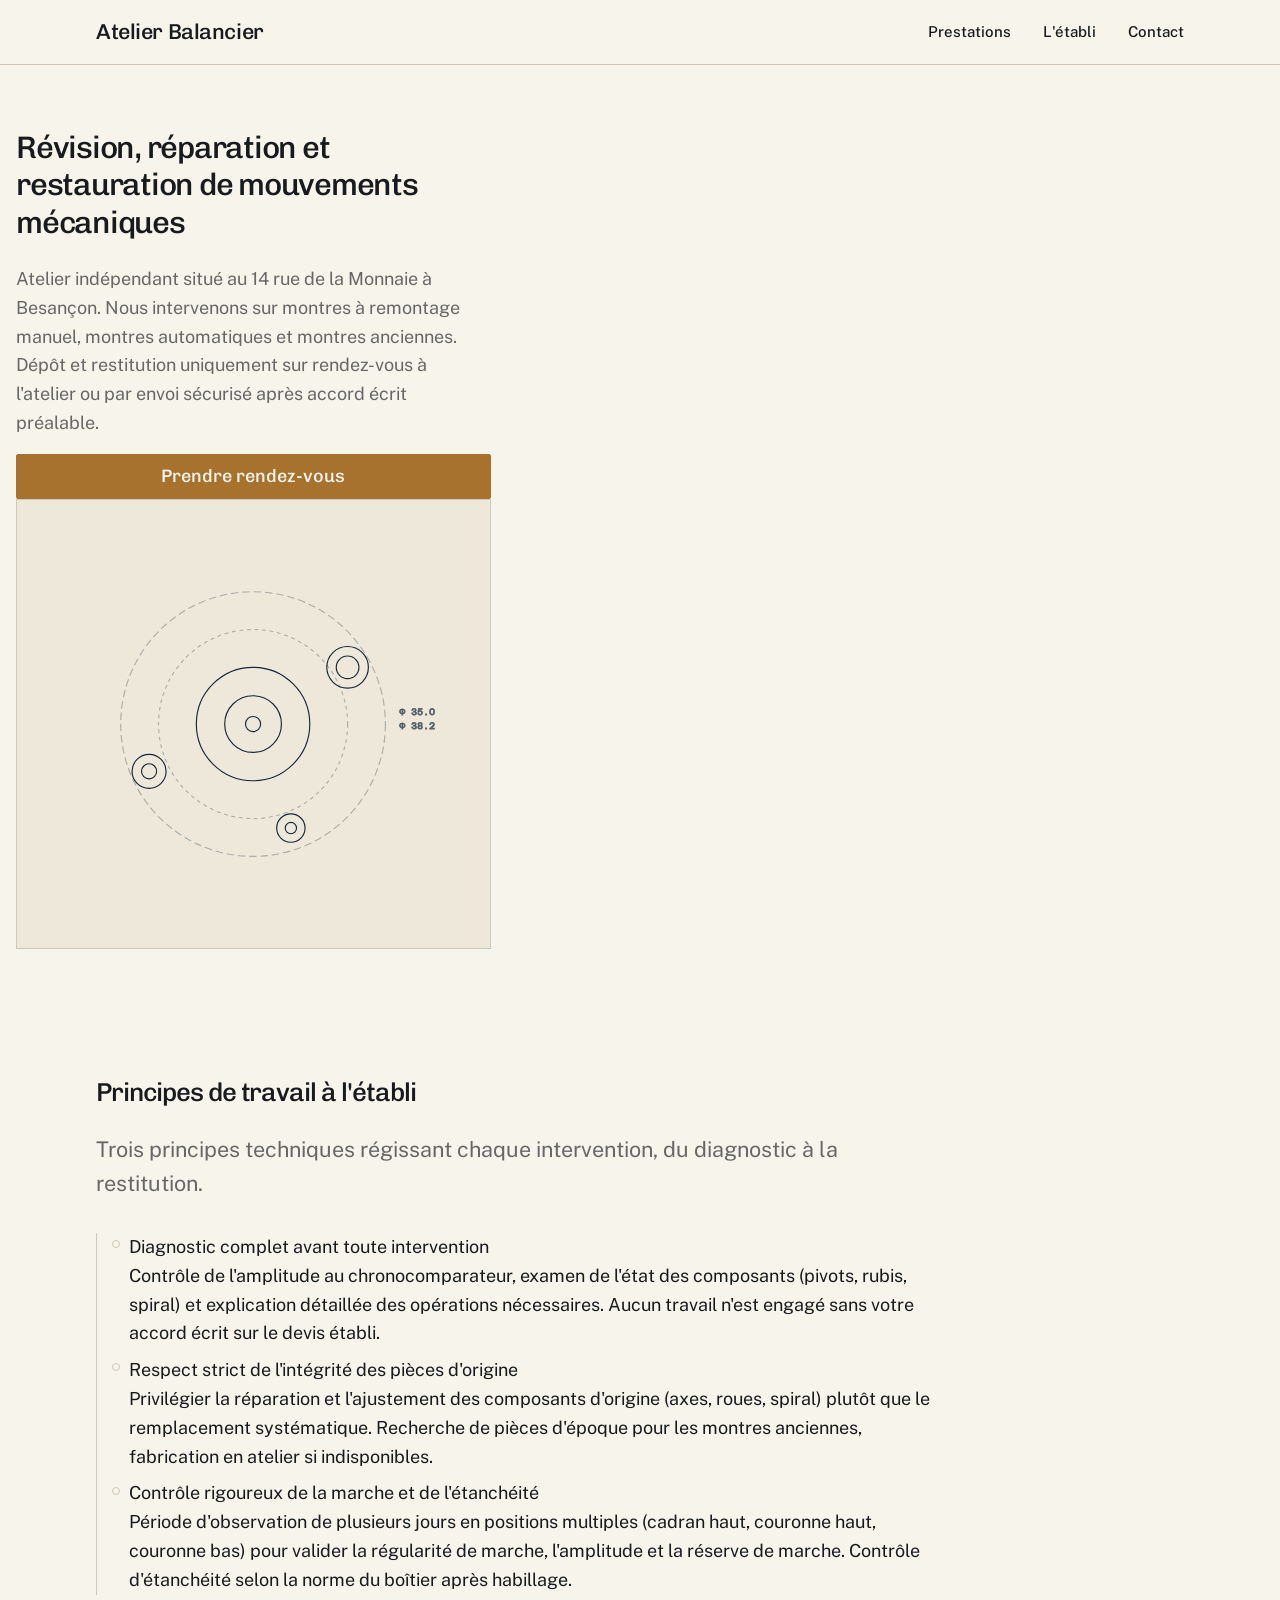
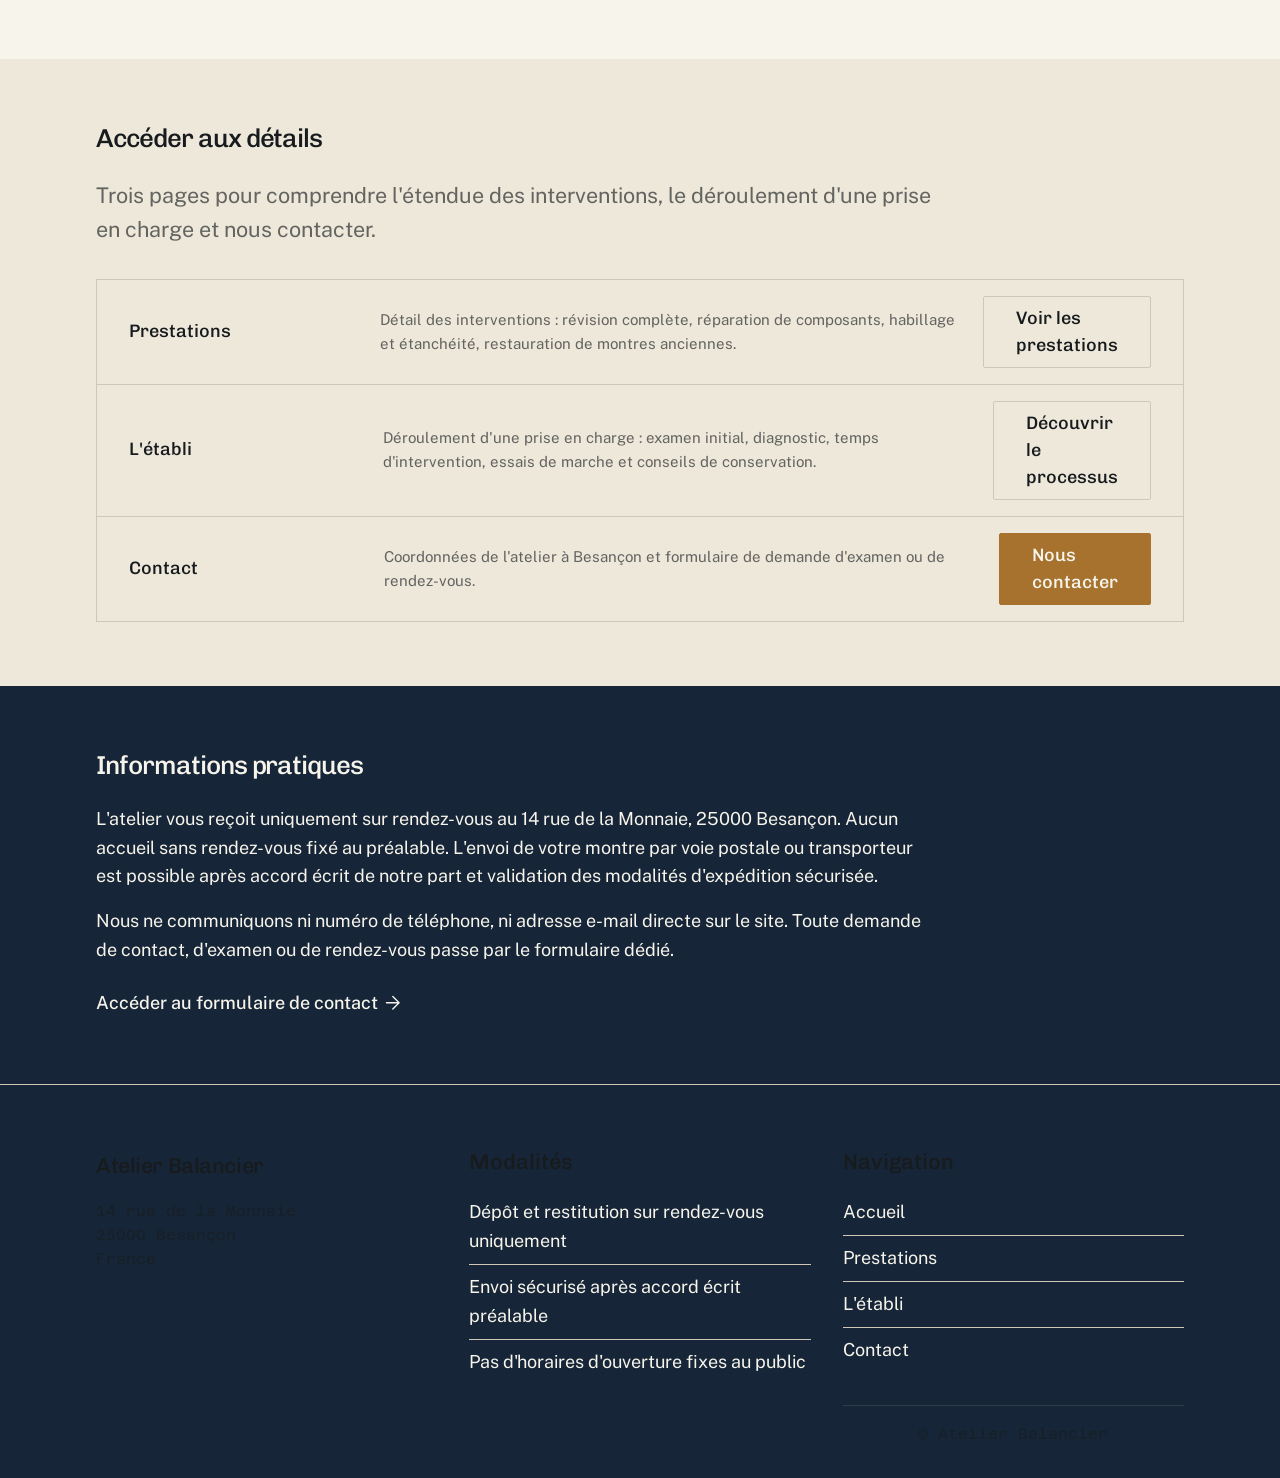
<file: index.html>
<!DOCTYPE html>
<html lang="fr">
<head>
  <meta charset="UTF-8">
  <meta name="viewport" content="width=device-width, initial-scale=1.0">
  <title>Atelier Balancier — Horlogerie mécanique & restauration montres anciennes, Besançon</title>
  <meta name="description" content="Atelier indépendant d'horlogerie mécanique à Besançon. Révision complète, réparation et restauration de montres à remontage manuel, automatiques et anciennes. Accueil sur rendez-vous uniquement.">
  <link rel="stylesheet" href="style.css">
  <style>
    .renvois__lien .bouton { padding: var(--space-1) var(--space-3); font-size: var(--fs-sm); min-height: 40px; }
  </style>
</head>
<body>
  <header class="entete">
    <div class="conteneur entete__interieur">
      <a href="index.html" class="marque" aria-label="Atelier Balancier — Accueil">Atelier Balancier</a>
      <nav class="nav" id="nav-principal" role="navigation" aria-label="Navigation principale">
        <a href="prestations.html">Prestations</a>
        <a href="etabli.html">L'établi</a>
        <a href="contact.html">Contact</a>
      </nav>
      <button class="nav-bouton" id="nav-bouton" aria-expanded="false" aria-controls="nav-principal" aria-label="Ouvrir le menu" type="button">
        <svg width="24" height="24" viewBox="0 0 24 24" stroke="currentColor" fill="none" stroke-width="1.5" stroke-linecap="round" stroke-linejoin="round" aria-hidden="true"><line x1="3" y1="6" x2="21" y2="6"></line><line x1="3" y1="12" x2="21" y2="12"></line><line x1="3" y1="18" x2="21" y2="18"></line></svg>
      </button>
    </div>
  </header>

  <main>
    <section class="premier-ecran" aria-labelledby="titre-accueil">
      <div class="conteneur">
        <div class="pile premier-ecran__contenu">
          <h1 id="titre-accueil" class="premier-ecran__titre">Révision, réparation et restauration de mouvements mécaniques</h1>
          <p class="premier-ecran__texte">Atelier indépendant situé au 14 rue de la Monnaie à Besançon. Nous intervenons sur montres à remontage manuel, montres automatiques et montres anciennes. Dépôt et restitution uniquement sur rendez-vous à l'atelier ou par envoi sécurisé après accord écrit préalable.</p>
          <a href="contact.html" class="bouton">Prendre rendez-vous</a>
        </div>
        <div class="premier-ecran__media" aria-hidden="true">
          <svg viewBox="0 0 400 400" preserveAspectRatio="xMidYMid meet" role="img" aria-label="Schéma technique : plan de calibre avec rouages, balancier-spiral et cotes de boîtier">
            <g transform="translate(200,200)" stroke="var(--color-bloc)" stroke-width="1.2" fill="none" vector-effect="non-scaling-stroke">
              <circle r="140" stroke-dasharray="8 4" opacity="0.3"/>
              <circle r="100" stroke-dasharray="4 4" opacity="0.3"/>
              <g transform="rotate(-30)">
                <path d="M-80,0 L-40,0 M80,0 L40,0 M0,-80 L0,-40 M0,80 L0,40" stroke-width="0.8" opacity="0.5"/>
              </g>
              <circle r="60" />
              <circle r="30" />
              <circle r="8" />
              <g transform="translate(100, -60)">
                <circle r="22" />
                <circle r="12" />
                <path d="M12,0 A12,12 0 0,1 -12,0 A12,12 0 0,1 12,0" stroke-width="1.5" />
                <path d="M0,0 L0,-35" stroke-width="1" opacity="0.6"/>
                <path d="M0,-35 A5,5 0 0,1 5,-30 A5,5 0 0,1 0,-35 A5,5 0 0,1 -5,-30 A5,5 0 0,1 0,-35" stroke-width="1" fill="none" opacity="0.6"/>
              </g>
              <g transform="translate(-110, 50)">
                <circle r="18" />
                <circle r="8" />
                <path d="M8,0 A8,8 0 0,1 -8,0 A8,8 0 0,1 8,0" stroke-width="1.2" />
              </g>
              <g transform="translate(40, 110)">
                <circle r="15" />
                <circle r="6" />
              </g>
              <g transform="translate(-60, -110)">
                <path d="M-25,-15 L25,-15 L25,15 L-25,15 Z" stroke-width="1" />
                <path d="M-20,-10 L20,-10 M-20,0 L20,0 M-20,10 L20,10" stroke-width="0.5" opacity="0.5"/>
                <path d="M-30,0 L-25,0 M30,0 L25,0 M0,-20 L0,-15 M0,20 L0,15" stroke-width="1" />
              </g>
              <g transform="translate(140, 0)" stroke-width="0.8" opacity="0.7">
                <path d="M0,-10 L0,10 M-10,0 L10,0" />
                <text x="15" y="5" font-family="var(--font-tech)" font-size="10" fill="var(--color-bloc)">Φ 38.2</text>
                <text x="15" y="-10" font-family="var(--font-tech)" font-size="10" fill="var(--color-bloc)">Φ 35.0</text>
              </g>
            </g>
          </svg>
        </div>
      </div>
    </section>

    <section class="section" aria-labelledby="titre-principes">
      <div class="conteneur">
        <header class="pile">
          <h2 id="titre-principes" class="titre-section">Principes de travail à l'établi</h2>
          <p class="chapeau">Trois principes techniques régissant chaque intervention, du diagnostic à la restitution.</p>
        </header>
        <ol class="reperes" role="list">
          <li>
            <div>
              Diagnostic complet avant toute intervention
              <p>Contrôle de l'amplitude au chronocomparateur, examen de l'état des composants (pivots, rubis, spiral) et explication détaillée des opérations nécessaires. Aucun travail n'est engagé sans votre accord écrit sur le devis établi.</p>
            </div>
          </li>
          <li>
            <div>
              Respect strict de l'intégrité des pièces d'origine
              <p>Privilégier la réparation et l'ajustement des composants d'origine (axes, roues, spiral) plutôt que le remplacement systématique. Recherche de pièces d'époque pour les montres anciennes, fabrication en atelier si indisponibles.</p>
            </div>
          </li>
          <li>
            <div>
              Contrôle rigoureux de la marche et de l'étanchéité
              <p>Période d'observation de plusieurs jours en positions multiples (cadran haut, couronne haut, couronne bas) pour valider la régularité de marche, l'amplitude et la réserve de marche. Contrôle d'étanchéité selon la norme du boîtier après habillage.</p>
            </div>
          </li>
        </ol>
      </div>
    </section>

    <section class="section section--teintee" aria-labelledby="titre-renvois">
      <div class="conteneur">
        <header class="pile">
          <h2 id="titre-renvois" class="titre-section">Accéder aux détails</h2>
          <p class="chapeau">Trois pages pour comprendre l'étendue des interventions, le déroulement d'une prise en charge et nous contacter.</p>
        </header>
        <ol class="renvois" role="list">
          <li>
            <h3 class="renvois__titre">Prestations</h3>
            <p class="renvois__desc">Détail des interventions : révision complète, réparation de composants, habillage et étanchéité, restauration de montres anciennes.</p>
            <a href="prestations.html" class="renvois__lien bouton bouton--secondaire">Voir les prestations</a>
          </li>
          <li>
            <h3 class="renvois__titre">L'établi</h3>
            <p class="renvois__desc">Déroulement d'une prise en charge : examen initial, diagnostic, temps d'intervention, essais de marche et conseils de conservation.</p>
            <a href="etabli.html" class="renvois__lien bouton bouton--secondaire">Découvrir le processus</a>
          </li>
          <li>
            <h3 class="renvois__titre">Contact</h3>
            <p class="renvois__desc">Coordonnées de l'atelier à Besançon et formulaire de demande d'examen ou de rendez-vous.</p>
            <a href="contact.html" class="renvois__lien bouton">Nous contacter</a>
          </li>
        </ol>
      </div>
    </section>

    <section class="section section--inverse" aria-labelledby="titre-infos">
      <div class="conteneur">
        <div class="pile">
          <h2 id="titre-infos" class="titre-section">Informations pratiques</h2>
          <p class="texte-large">L'atelier vous reçoit uniquement sur rendez-vous au 14 rue de la Monnaie, 25000 Besançon. Aucun accueil sans rendez-vous fixé au préalable. L'envoi de votre montre par voie postale ou transporteur est possible après accord écrit de notre part et validation des modalités d'expédition sécurisée.</p>
          <p class="texte-large">Nous ne communiquons ni numéro de téléphone, ni adresse e-mail directe sur le site. Toute demande de contact, d'examen ou de rendez-vous passe par le formulaire dédié.</p>
          <a href="contact.html" class="lien-fleche" style="margin-top: var(--space-2); align-self: flex-start;">
            Accéder au formulaire de contact
            <svg viewBox="0 0 24 24" stroke="currentColor" fill="none" stroke-width="1.5" stroke-linecap="round" stroke-linejoin="round" aria-hidden="true"><path d="M5 12h14M12 5l7 7-7 7"/></svg>
          </a>
        </div>
      </div>
    </section>
  </main>

  <footer class="pied" role="contentinfo">
    <div class="conteneur pied__colonnes">
      <div>
        <p class="marque" style="margin-bottom: var(--space-3);">Atelier Balancier</p>
        <address class="legende" style="font-style: normal; line-height: var(--lh-base);">
          14 rue de la Monnaie<br>
          25000 Besançon<br>
          France
        </address>
      </div>
      <div>
        <h3 class="titre-section" style="font-size: var(--fs-lg); margin-bottom: var(--space-3);">Modalités</h3>
        <ul class="filets" style="line-height: var(--lh-base);">
          <li>Dépôt et restitution sur rendez-vous uniquement</li>
          <li>Envoi sécurisé après accord écrit préalable</li>
          <li>Pas d'horaires d'ouverture fixes au public</li>
        </ul>
      </div>
      <div>
        <h3 class="titre-section" style="font-size: var(--fs-lg); margin-bottom: var(--space-3);">Navigation</h3>
        <nav aria-label="Navigation pied de page">
          <ul class="filets" style="line-height: var(--lh-base);">
            <li><a href="index.html" aria-current="page">Accueil</a></li>
            <li><a href="prestations.html">Prestations</a></li>
            <li><a href="etabli.html">L'établi</a></li>
            <li><a href="contact.html">Contact</a></li>
          </ul>
        </nav>
        <p class="credits-photos" style="margin-top: var(--space-4); padding-top: var(--space-3); border-top: 1px solid rgba(255,255,255,0.1);">© Atelier Balancier</p>
      </div>
    </div>
  </footer>

  <script>
    (function() {
      const btn = document.getElementById('nav-bouton');
      const nav = document.getElementById('nav-principal');
      if (!btn || !nav) return;

      btn.addEventListener('click', function() {
        const isOpen = nav.classList.toggle('nav--ouverte');
        btn.setAttribute('aria-expanded', isOpen);
        btn.setAttribute('aria-label', isOpen ? 'Fermer le menu' : 'Ouvrir le menu');
      });

      nav.querySelectorAll('a').forEach(link => {
        link.addEventListener('click', () => {
          if (window.innerWidth < 768) {
            nav.classList.remove('nav--ouverte');
            btn.setAttribute('aria-expanded', 'false');
            btn.setAttribute('aria-label', 'Ouvrir le menu');
          }
        });
      });

      window.addEventListener('resize', () => {
        if (window.innerWidth >= 768) {
          nav.classList.remove('nav--ouverte');
          btn.setAttribute('aria-expanded', 'false');
          btn.setAttribute('aria-label', 'Ouvrir le menu');
        }
      });
    })();
  </script>
</body>
</html>
</file>
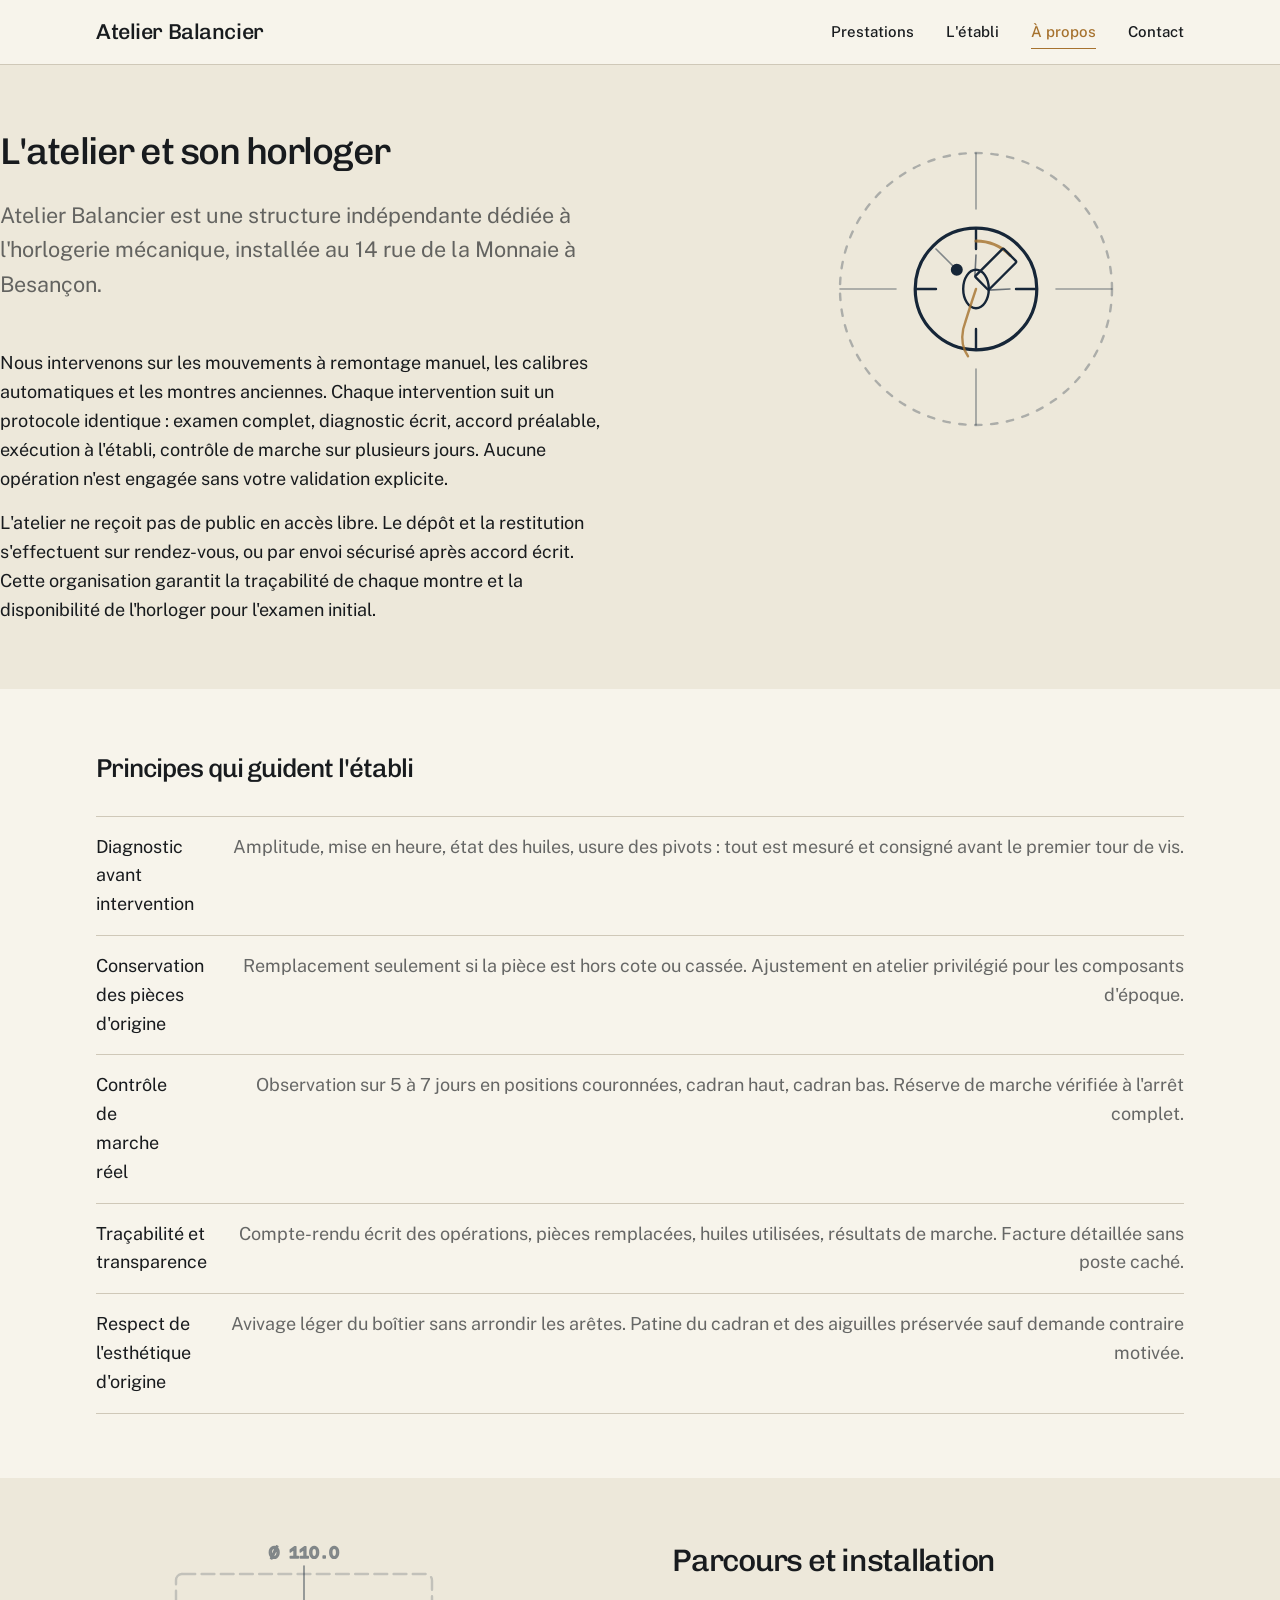
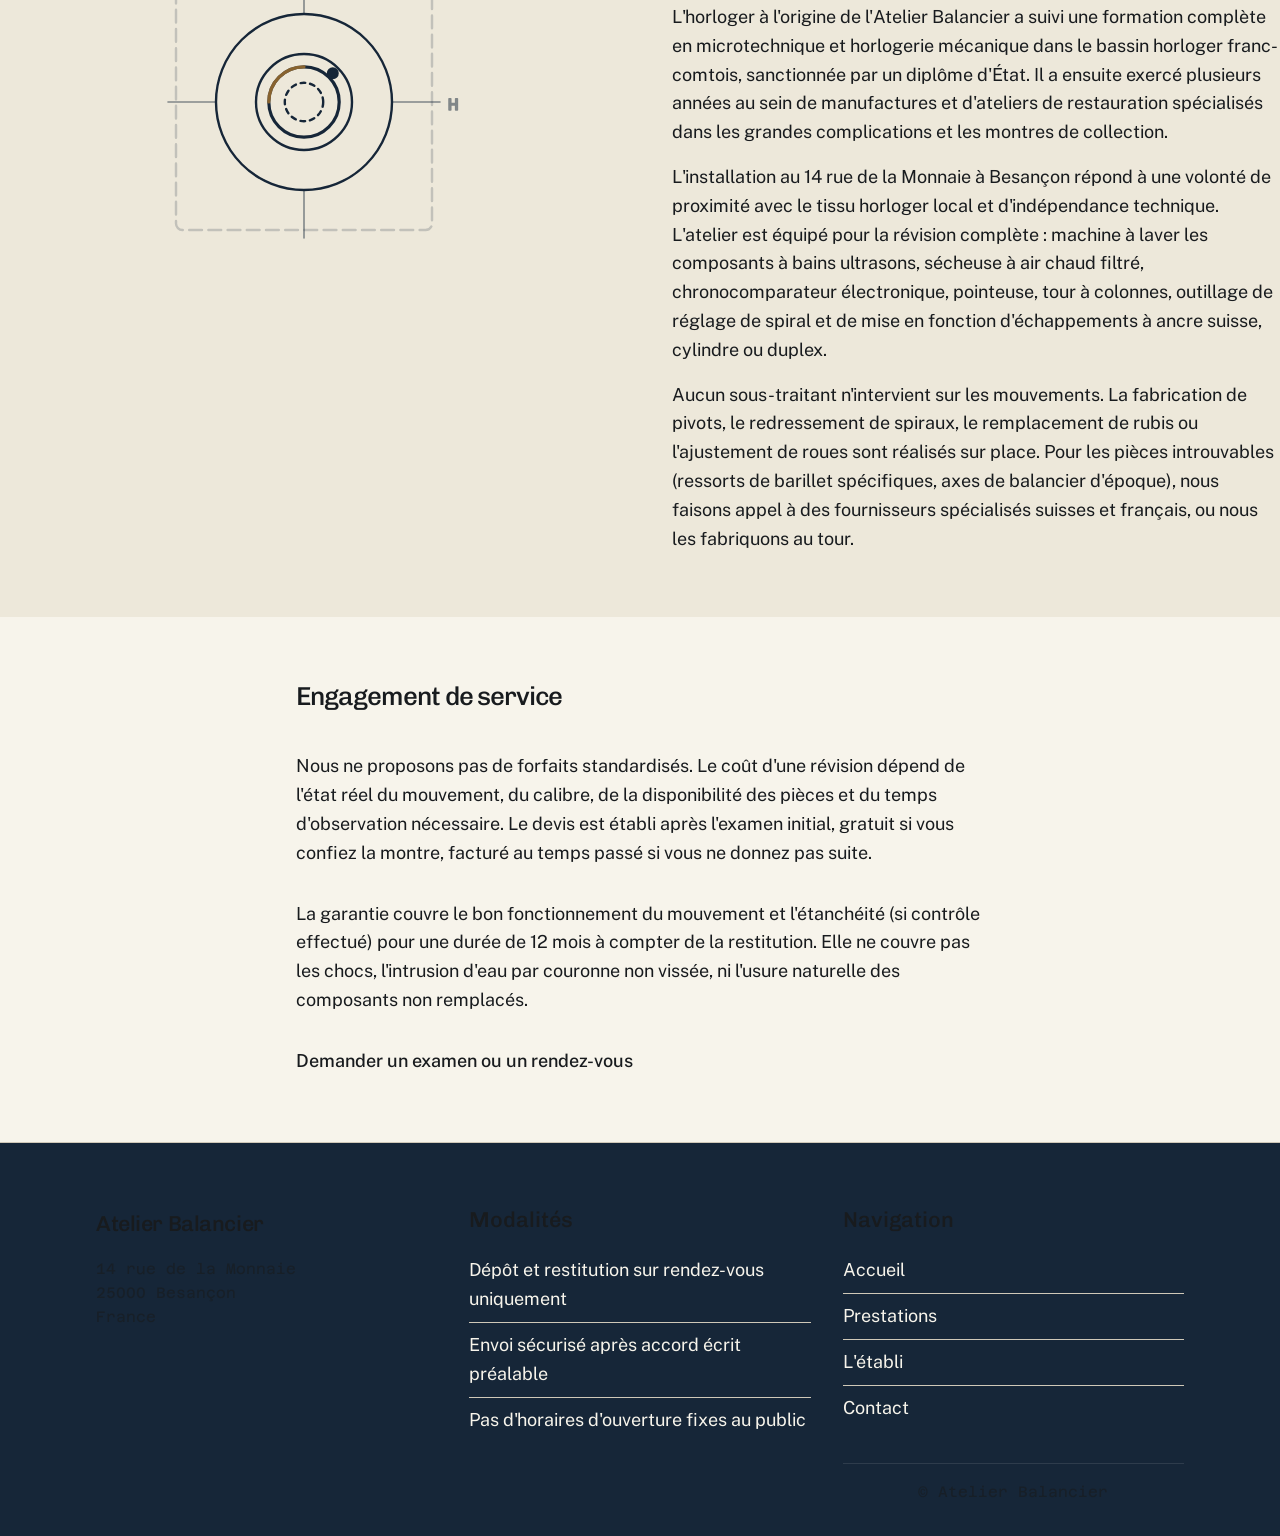
<file: a-propos.html>
<!DOCTYPE html>
<html lang="fr">
<head>
  <meta charset="UTF-8">
  <meta name="viewport" content="width=device-width, initial-scale=1.0">
  <title>À propos — Atelier Balancier, horlogerie mécanique à Besançon</title>
  <meta name="description" content="Présentation de l'Atelier Balancier : parcours, méthode de travail et engagements de l'horloger indépendant installé 14 rue de la Monnaie à Besançon.">
  <link rel="stylesheet" href="style.css">
  <style>
    .svg-tech { width: 100%; max-width: 320px; height: auto; stroke: var(--color-bloc); fill: none; stroke-width: 1.5; stroke-linecap: round; stroke-linejoin: round; }
    .apropos__intro { display: grid; grid-template-columns: 1fr; gap: var(--space-5); align-items: start; }
    @media (min-width: 768px) { .apropos__intro { grid-template-columns: 1fr 1fr; } }
    .apropos__parcours { display: grid; grid-template-columns: 1fr; gap: var(--space-5); align-items: start; }
    @media (min-width: 768px) { .apropos__parcours { grid-template-columns: 1fr 1fr; } }
    .apropos__valeurs .filets li { display: grid; grid-template-columns: 1fr auto; gap: var(--space-3); align-items: baseline; padding: var(--space-3) 0; }
    .apropos__valeurs .filets li:not(:last-child) { border-bottom: 1px solid var(--color-bordure); }
    .apropos__valeurs .filets strong { font-weight: 500; }
    .apropos__valeurs .filets span { color: var(--color-texte-secondaire); text-align: right; font-family: var(--font-corps); }
  </style>
</head>
<body>
  <header class="entete">
    <div class="conteneur entete__interieur">
      <a href="index.html" class="marque" aria-label="Atelier Balancier — Accueil">Atelier Balancier</a>
      <nav class="nav" id="nav-principal" role="navigation" aria-label="Navigation principale">
        <a href="prestations.html">Prestations</a>
        <a href="etabli.html">L'établi</a>
        <a href="a-propos.html" aria-current="page">À propos</a>
        <a href="contact.html">Contact</a>
      </nav>
      <button class="nav-bouton" id="nav-bouton" aria-expanded="false" aria-controls="nav-principal" aria-label="Ouvrir le menu" type="button">
        <svg width="24" height="24" viewBox="0 0 24 24" stroke="currentColor" fill="none" stroke-width="1.5" stroke-linecap="round" stroke-linejoin="round" aria-hidden="true"><line x1="3" y1="6" x2="21" y2="6"></line><line x1="3" y1="12" x2="21" y2="12"></line><line x1="3" y1="18" x2="21" y2="18"></line></svg>
      </button>
    </div>
  </header>

  <main>
    <section class="section section--teintee apropos__intro" aria-labelledby="titre-identite">
      <div class="pile" style="gap: var(--space-3);">
        <h1 id="titre-identite" class="titre-section" style="font-size: var(--fs-3xl); line-height: var(--lh-tight); margin-bottom: var(--space-2);">L'atelier et son horloger</h1>
        <p class="chapeau" style="font-size: var(--fs-lg);">Atelier Balancier est une structure indépendante dédiée à l'horlogerie mécanique, installée au 14 rue de la Monnaie à Besançon.</p>
        <p class="texte-large">Nous intervenons sur les mouvements à remontage manuel, les calibres automatiques et les montres anciennes. Chaque intervention suit un protocole identique : examen complet, diagnostic écrit, accord préalable, exécution à l'établi, contrôle de marche sur plusieurs jours. Aucune opération n'est engagée sans votre validation explicite.</p>
        <p class="texte-large">L'atelier ne reçoit pas de public en accès libre. Le dépôt et la restitution s'effectuent sur rendez-vous, ou par envoi sécurisé après accord écrit. Cette organisation garantit la traçabilité de chaque montre et la disponibilité de l'horloger pour l'examen initial.</p>
      </div>
      <div class="centre" aria-hidden="true">
        <svg class="svg-tech" viewBox="0 0 200 200" role="img" aria-label="Schéma technique : balancier-spiral et roue d'ancre stylisés">
          <circle cx="100" cy="100" r="85" stroke-dasharray="4 6" opacity="0.3"/>
          <path d="M100 15 L100 50 M100 150 L100 185 M15 100 L50 100 M150 100 L185 100" stroke-width="1" opacity="0.4"/>
          <g transform="translate(100 100)">
            <circle r="38" stroke-width="2"/>
            <path d="M0 -38 L0 -25 M0 38 L0 25 M-38 0 L-25 0 M38 0 L25 0" stroke-width="1.5"/>
            <path d="M 0 -30 A 30 30 0 0 1 21.2 -21.2" stroke-width="2" stroke="var(--color-accent)" opacity="0.8"/>
            <ellipse cx="0" cy="0" rx="8" ry="12" stroke-width="1.5"/>
            <path d="M 0 0 Q -5 15 -8 25 Q -10 35 -5 42" stroke-width="1.5" stroke="var(--color-accent)" opacity="0.8"/>
            <circle cx="-12" cy="-12" r="3" fill="var(--color-bloc)"/>
            <path d="M -12 -12 L -25 -25" stroke-width="1" opacity="0.5"/>
          </g>
          <g transform="translate(100 100) rotate(45)">
            <rect x="-6" y="-30" width="12" height="25" rx="1" stroke-width="1.5"/>
            <path d="M -6 -5 L -15 -15 M 6 -5 L 15 -15" stroke-width="1" opacity="0.6"/>
          </g>
        </svg>
      </div>
    </section>

    <section class="section apropos__valeurs" aria-labelledby="titre-valeurs">
      <div class="conteneur">
        <h2 id="titre-valeurs" class="titre-section" style="margin-bottom: var(--space-4);">Principes qui guident l'établi</h2>
        <ul class="filets apropos__valeurs" style="border-top: 1px solid var(--color-bordure); border-bottom: 1px solid var(--color-bordure);">
          <li>
            Diagnostic avant intervention
            <span>Amplitude, mise en heure, état des huiles, usure des pivots : tout est mesuré et consigné avant le premier tour de vis.</span>
          </li>
          <li>
            Conservation des pièces d'origine
            <span>Remplacement seulement si la pièce est hors cote ou cassée. Ajustement en atelier privilégié pour les composants d'époque.</span>
          </li>
          <li>
            Contrôle de marche réel
            <span>Observation sur 5 à 7 jours en positions couronnées, cadran haut, cadran bas. Réserve de marche vérifiée à l'arrêt complet.</span>
          </li>
          <li>
            Traçabilité et transparence
            <span>Compte-rendu écrit des opérations, pièces remplacées, huiles utilisées, résultats de marche. Facture détaillée sans poste caché.</span>
          </li>
          <li>
            Respect de l'esthétique d'origine
            <span>Avivage léger du boîtier sans arrondir les arêtes. Patine du cadran et des aiguilles préservée sauf demande contraire motivée.</span>
          </li>
        </ul>
      </div>
    </section>

    <section class="section section--teintee apropos__parcours" aria-labelledby="titre-parcours">
      <div class="centre" aria-hidden="true">
        <svg class="svg-tech" viewBox="0 0 200 200" role="img" aria-label="Schéma technique : rouage de base et côtes de boîtier">
          <rect x="20" y="20" width="160" height="160" rx="4" stroke-dasharray="8 4" opacity="0.2"/>
          <circle cx="100" cy="100" r="55" stroke-width="1.5"/>
          <circle cx="100" cy="100" r="30" stroke-width="1.5"/>
          <g stroke-width="1" opacity="0.5">
            <line x1="100" y1="45" x2="100" y2="15"/>
            <line x1="100" y1="155" x2="100" y2="185"/>
            <line x1="45" y1="100" x2="15" y2="100"/>
            <line x1="155" y1="100" x2="185" y2="100"/>
            <text x="100" y="10" text-anchor="middle" font-family="var(--font-tech)" font-size="10" fill="var(--color-texte-secondaire)">Ø 110.0</text>
            <text x="190" y="105" text-anchor="start" font-family="var(--font-tech)" font-size="10" fill="var(--color-texte-secondaire)">H 12.5</text>
          </g>
          <g transform="translate(100 100)">
            <circle r="22" stroke-width="2"/>
            <circle r="12" stroke-width="1.5" stroke-dasharray="3 3"/>
            <path d="M -22 0 A 22 22 0 0 1 0 -22" stroke-width="2" stroke="var(--color-accent)" opacity="0.8"/>
            <circle cx="18" cy="-18" r="3" fill="var(--color-bloc)"/>
          </g>
        </svg>
      </div>
      <div class="pile" style="gap: var(--space-3);">
        <h2 id="titre-parcours" class="titre-section" style="font-size: var(--fs-2xl); line-height: var(--lh-tight); margin-bottom: var(--space-2);">Parcours et installation</h2>
        <p class="texte-large">L'horloger à l'origine de l'Atelier Balancier a suivi une formation complète en microtechnique et horlogerie mécanique dans le bassin horloger franc-comtois, sanctionnée par un diplôme d'État. Il a ensuite exercé plusieurs années au sein de manufactures et d'ateliers de restauration spécialisés dans les grandes complications et les montres de collection.</p>
        <p class="texte-large">L'installation au 14 rue de la Monnaie à Besançon répond à une volonté de proximité avec le tissu horloger local et d'indépendance technique. L'atelier est équipé pour la révision complète : machine à laver les composants à bains ultrasons, sécheuse à air chaud filtré, chronocomparateur électronique, pointeuse, tour à colonnes, outillage de réglage de spiral et de mise en fonction d'échappements à ancre suisse, cylindre ou duplex.</p>
        <p class="texte-large">Aucun sous-traitant n'intervient sur les mouvements. La fabrication de pivots, le redressement de spiraux, le remplacement de rubis ou l'ajustement de roues sont réalisés sur place. Pour les pièces introuvables (ressorts de barillet spécifiques, axes de balancier d'époque), nous faisons appel à des fournisseurs spécialisés suisses et français, ou nous les fabriquons au tour.</p>
      </div>
    </section>

    <section class="section" aria-labelledby="titre-engagement">
      <div class="conteneur pile" style="gap: var(--space-4); max-width: 720px;">
        <h2 id="titre-engagement" class="titre-section" style="font-size: var(--fs-xl);">Engagement de service</h2>
        <p class="texte-large">Nous ne proposons pas de forfaits standardisés. Le coût d'une révision dépend de l'état réel du mouvement, du calibre, de la disponibilité des pièces et du temps d'observation nécessaire. Le devis est établi après l'examen initial, gratuit si vous confiez la montre, facturé au temps passé si vous ne donnez pas suite.</p>
        <p class="texte-large">La garantie couvre le bon fonctionnement du mouvement et l'étanchéité (si contrôle effectué) pour une durée de 12 mois à compter de la restitution. Elle ne couvre pas les chocs, l'intrusion d'eau par couronne non vissée, ni l'usure naturelle des composants non remplacés.</p>
        <p class="texte-large"><a href="contact.html" class="lien-fleche">Demander un examen ou un rendez-vous</a></p>
      </div>
    </section>
  </main>

  <footer class="pied" role="contentinfo">
    <div class="conteneur pied__colonnes">
      <div>
        <p class="marque" style="margin-bottom: var(--space-3);">Atelier Balancier</p>
        <address class="legende" style="font-style: normal; line-height: var(--lh-base);">
          14 rue de la Monnaie<br>
          25000 Besançon<br>
          France
        </address>
      </div>
      <div>
        <h3 class="titre-section" style="font-size: var(--fs-lg); margin-bottom: var(--space-3);">Modalités</h3>
        <ul class="filets" style="line-height: var(--lh-base);">
          <li>Dépôt et restitution sur rendez-vous uniquement</li>
          <li>Envoi sécurisé après accord écrit préalable</li>
          <li>Pas d'horaires d'ouverture fixes au public</li>
        </ul>
      </div>
      <div>
        <h3 class="titre-section" style="font-size: var(--fs-lg); margin-bottom: var(--space-3);">Navigation</h3>
        <nav aria-label="Navigation pied de page">
          <ul class="filets" style="line-height: var(--lh-base);">
            <li><a href="index.html">Accueil</a></li>
            <li><a href="prestations.html">Prestations</a></li>
            <li><a href="etabli.html">L'établi</a></li>
            <li><a href="contact.html">Contact</a></li>
          </ul>
        </nav>
        <p class="credits-photos" style="margin-top: var(--space-4); padding-top: var(--space-3); border-top: 1px solid rgba(255,255,255,0.1);">© Atelier Balancier</p>
      </div>
    </div>
  </footer>

  <script>
    (function () {
      var btn = document.getElementById('nav-bouton');
      var nav = document.getElementById('nav-principal');
      if (!btn || !nav) return;
      btn.addEventListener('click', function () {
        var open = btn.getAttribute('aria-expanded') === 'true';
        btn.setAttribute('aria-expanded', String(!open));
        nav.classList.toggle('nav--ouverte');
      });
      nav.querySelectorAll('a').forEach(function (link) {
        link.addEventListener('click', function () {
          btn.setAttribute('aria-expanded', 'false');
          nav.classList.remove('nav--ouverte');
        });
      });
    })();
  </script>
</body>
</html>
</file>
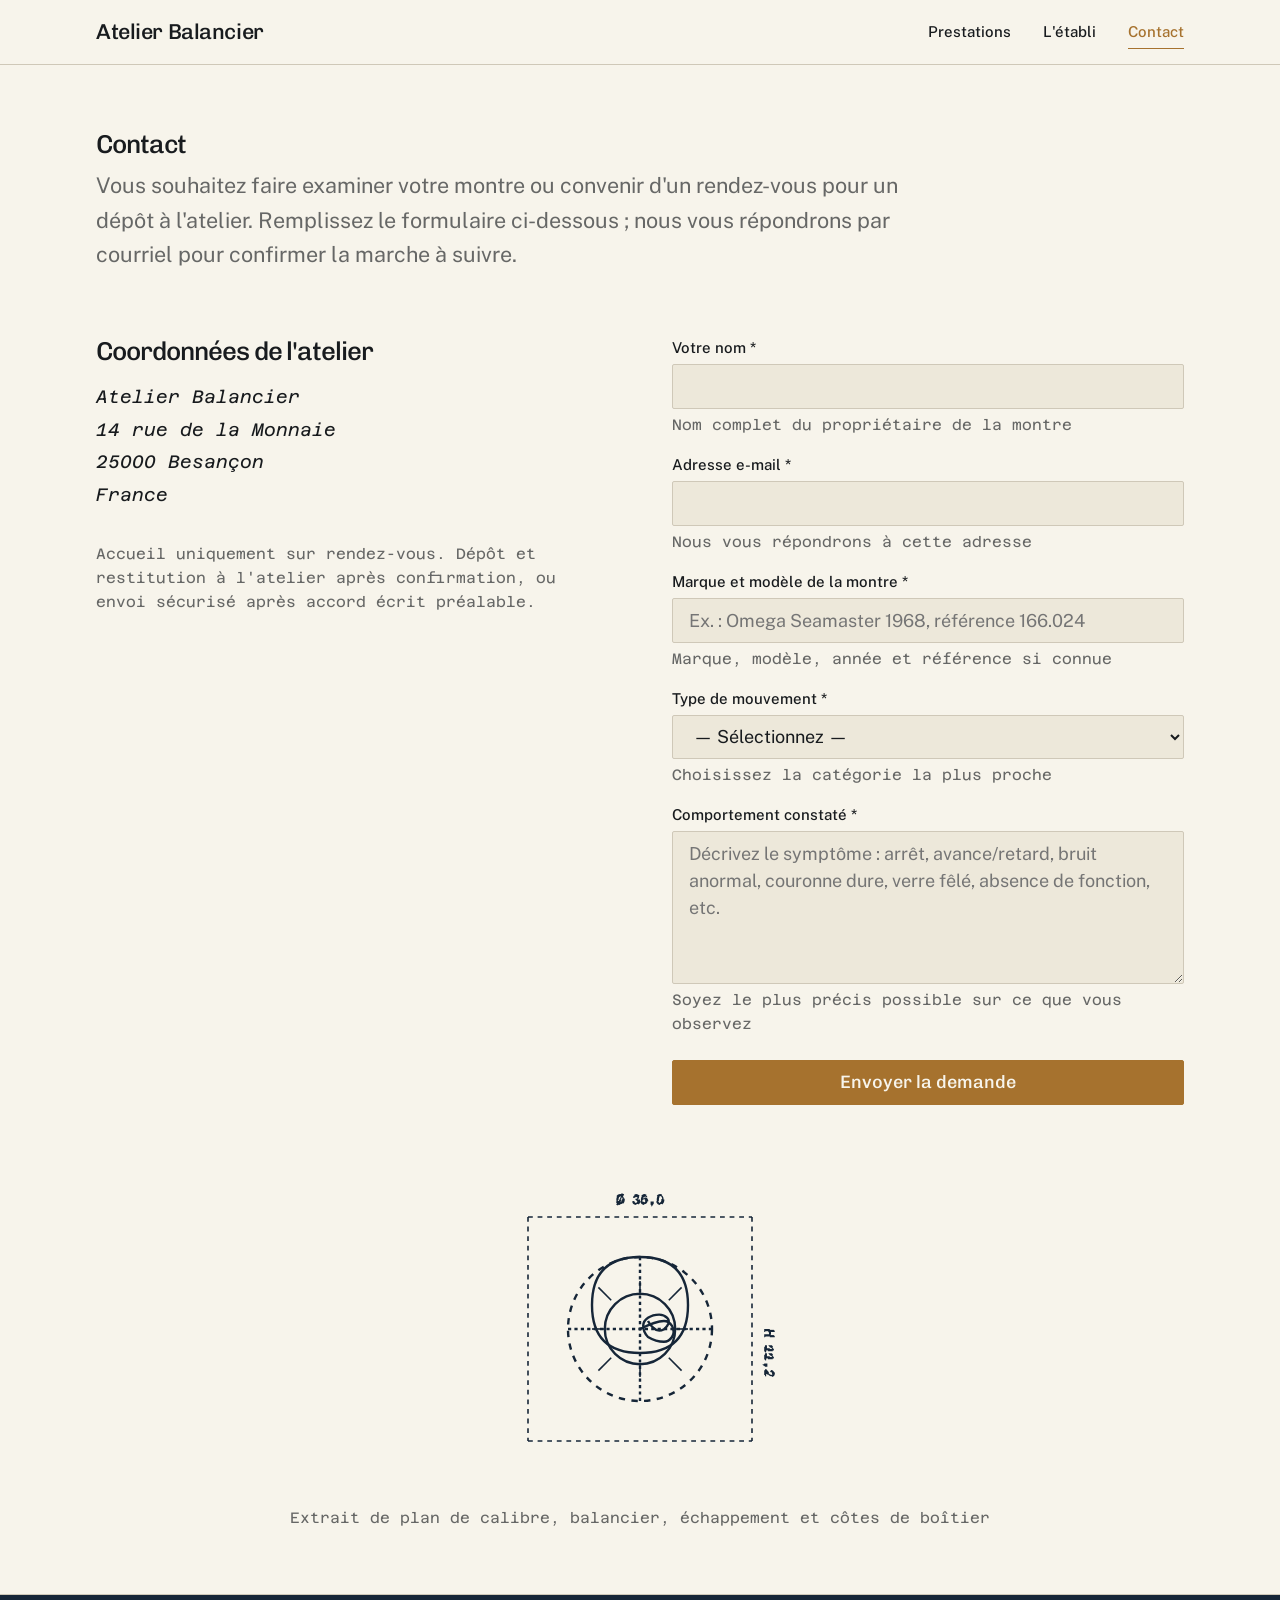
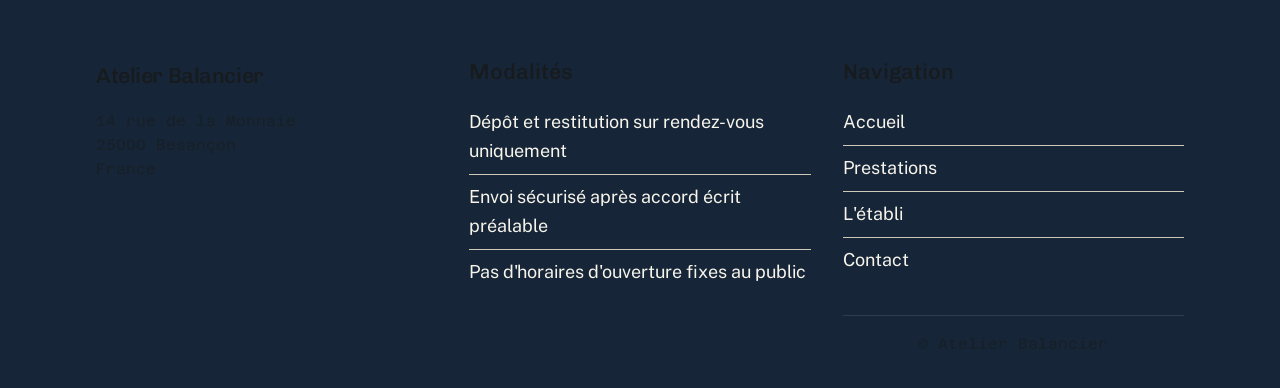
<file: contact.html>
<!DOCTYPE html>
<html lang="fr">
<head>
  <meta charset="UTF-8">
  <meta name="viewport" content="width=device-width, initial-scale=1.0">
  <title>Contact — Atelier Balancier</title>
  <meta name="description" content="Contactez l'Atelier Balancier à Besançon pour une demande d'examen ou de rendez-vous. Dépôt et restitution sur rendez-vous uniquement, ou envoi sécurisé après accord écrit.">
  <link rel="stylesheet" href="style.css">
  <style>
    .contact-coordonnees { font-family: var(--font-tech); font-size: var(--fs-base); line-height: var(--lh-base); }
    .contact-coordonnees address { font-style: normal; }
    .confirmation { display: none; padding: var(--space-3); background: var(--color-surface); border: 1px solid var(--color-accent); border-radius: var(--radius); margin-top: var(--space-3); }
    .confirmation--visible { display: block; animation: apparition var(--transition-base); }
    @keyframes apparition { from { opacity: 0; transform: translateY(-4px); } to { opacity: 1; transform: translateY(0); } }
    .champ--erreur { border-color: var(--color-erreur); }
    .champ__erreur { display: none; color: var(--color-erreur); font-size: var(--fs-sm); margin-top: var(--space-1); }
    .champ__erreur--visible { display: block; }
    .svg-technique { width: 100%; max-width: 320px; height: auto; stroke: var(--color-bloc); stroke-width: 1.5; fill: none; }
    @media (min-width: 768px) { .contact-grille { display: grid; grid-template-columns: 1fr 1fr; gap: var(--space-5); align-items: start; } }
  </style>
</head>
<body>
  <header class="entete">
    <div class="conteneur entete__interieur">
      <a href="index.html" class="marque" aria-label="Atelier Balancier — Accueil">Atelier Balancier</a>
      <nav class="nav" id="nav-principal" role="navigation" aria-label="Navigation principale">
        <a href="prestations.html">Prestations</a>
        <a href="etabli.html">L'établi</a>
        <a href="contact.html" aria-current="page">Contact</a>
      </nav>
      <button class="nav-bouton" id="nav-bouton" aria-expanded="false" aria-controls="nav-principal" aria-label="Ouvrir le menu" type="button">
        <svg width="24" height="24" viewBox="0 0 24 24" stroke="currentColor" fill="none" stroke-width="1.5" stroke-linecap="round" stroke-linejoin="round" aria-hidden="true"><line x1="3" y1="6" x2="21" y2="6"></line><line x1="3" y1="12" x2="21" y2="12"></line><line x1="3" y1="18" x2="21" y2="18"></line></svg>
      </button>
    </div>
  </header>

  <main>
    <section class="section" aria-labelledby="titre-contact">
      <div class="conteneur">
        <h1 id="titre-contact" class="titre-section" style="margin-bottom: var(--space-2);">Contact</h1>
        <p class="chapeau" style="margin-bottom: var(--space-5);">Vous souhaitez faire examiner votre montre ou convenir d'un rendez-vous pour un dépôt à l'atelier. Remplissez le formulaire ci-dessous ; nous vous répondrons par courriel pour confirmer la marche à suivre.</p>

        <div class="contact-grille pile--large">
          <div>
            <h2 class="titre-section" style="font-size: var(--fs-xl); margin-bottom: var(--space-3);">Coordonnées de l'atelier</h2>
            <address class="contact-coordonnees pile" style="gap: var(--space-1);">
              <p>Atelier Balancier</p>
              <p>14 rue de la Monnaie</p>
              <p>25000 Besançon</p>
              <p>France</p>
            </address>
            <p class="legende" style="margin-top: var(--space-4); color: var(--color-texte-secondaire);">Accueil uniquement sur rendez-vous. Dépôt et restitution à l'atelier après confirmation, ou envoi sécurisé après accord écrit préalable.</p>
          </div>

          <div>
            <form class="formulaire pile" id="formulaire-contact" novalidate>
              <div class="champ pile">
                <label for="nom" class="champ__label">Votre nom <span aria-hidden="true">*</span></label>
                <input type="text" id="nom" name="nom" required autocomplete="name" class="champ__input" aria-describedby="nom-aide">
                <span id="nom-aide" class="champ__aide">Nom complet du propriétaire de la montre</span>
                <span class="champ__erreur" id="nom-erreur" aria-live="polite"></span>
              </div>

              <div class="champ pile">
                <label for="email" class="champ__label">Adresse e-mail <span aria-hidden="true">*</span></label>
                <input type="email" id="email" name="email" required autocomplete="email" class="champ__input" aria-describedby="email-aide">
                <span id="email-aide" class="champ__aide">Nous vous répondrons à cette adresse</span>
                <span class="champ__erreur" id="email-erreur" aria-live="polite"></span>
              </div>

              <div class="champ pile">
                <label for="modele" class="champ__label">Marque et modèle de la montre <span aria-hidden="true">*</span></label>
                <input type="text" id="modele" name="modele" required autocomplete="off" class="champ__input" aria-describedby="modele-aide" placeholder="Ex. : Omega Seamaster 1968, référence 166.024">
                <span id="modele-aide" class="champ__aide">Marque, modèle, année et référence si connue</span>
                <span class="champ__erreur" id="modele-erreur" aria-live="polite"></span>
              </div>

              <div class="champ pile">
                <label for="mouvement" class="champ__label">Type de mouvement <span aria-hidden="true">*</span></label>
                <select id="mouvement" name="mouvement" required class="champ__input" aria-describedby="mouvement-aide">
                  <option value="">— Sélectionnez —</option>
                  <option value="manuel">Remontage manuel</option>
                  <option value="automatique">Automatique</option>
                  <option value="ancienne">Montre ancienne (avant 1970 environ)</option>
                  <option value="inconnu">Inconnu</option>
                </select>
                <span id="mouvement-aide" class="champ__aide">Choisissez la catégorie la plus proche</span>
                <span class="champ__erreur" id="mouvement-erreur" aria-live="polite"></span>
              </div>

              <div class="champ pile">
                <label for="description" class="champ__label">Comportement constaté <span aria-hidden="true">*</span></label>
                <textarea id="description" name="description" required rows="5" class="champ__input" aria-describedby="description-aide" placeholder="Décrivez le symptôme : arrêt, avance/retard, bruit anormal, couronne dure, verre fêlé, absence de fonction, etc."></textarea>
                <span id="description-aide" class="champ__aide">Soyez le plus précis possible sur ce que vous observez</span>
                <span class="champ__erreur" id="description-erreur" aria-live="polite"></span>
              </div>

              <button type="submit" class="bouton" style="margin-top: var(--space-2);">Envoyer la demande</button>
            </form>

            <div class="confirmation" id="confirmation" role="status" aria-live="polite"></div>
          </div>
        </div>

        <figure style="margin-top: var(--space-5); text-align: center;">
          <svg class="svg-technique" viewBox="0 0 200 200" aria-labelledby="svg-titre svg-desc" role="img">
            <title id="svg-titre">Schéma technique : balancier-spiral et rouage</title>
            <desc id="svg-desc">Représentation au trait d'un balancier avec spiral, d'un rouage d'échappement et de côtes de boîtier, style plan de calibre.</desc>
            <!-- Balancier-spiral -->
            <circle cx="100" cy="100" r="45" stroke-dasharray="4 4"/>
            <path d="M100 55 L100 145" stroke-dasharray="2 2"/>
            <path d="M55 100 L145 100" stroke-dasharray="2 2"/>
            <path d="M100 55 Q130 55 130 85 Q130 115 100 115 Q70 115 70 85 Q70 55 100 55" fill="none"/>
            <!-- Spiral -->
            <path d="M100 100 Q110 95 115 95 Q118 95 120 98 Q122 102 120 105 Q118 108 115 108 Q110 108 105 105 Q102 102 102 98 Q102 95 105 93 Q108 91 112 91 Q115 91 117 93 Q119 95 117 98 Q115 101 112 101 Q110 101 108 99 Q106 97 105 95" fill="none"/>
            <!-- Rouage échappement -->
            <circle cx="100" cy="100" r="22"/>
            <g stroke-width="1">
              <line x1="100" y1="78" x2="100" y2="70"/>
              <line x1="100" y1="122" x2="100" y2="130"/>
              <line x1="78" y1="100" x2="70" y2="100"/>
              <line x1="122" y1="100" x2="130" y2="100"/>
              <line x1="82" y1="82" x2="74" y2="74"/>
              <line x1="118" y1="118" x2="126" y2="126"/>
              <line x1="82" y1="118" x2="74" y2="126"/>
              <line x1="118" y1="82" x2="126" y2="74"/>
            </g>
            <!-- Cotes boîtier -->
            <g stroke-dasharray="3 3" stroke-width="1">
              <line x1="30" y1="30" x2="170" y2="30"/>
              <line x1="30" y1="170" x2="170" y2="170"/>
              <line x1="30" y1="30" x2="30" y2="170"/>
              <line x1="170" y1="30" x2="170" y2="170"/>
              <text x="100" y="22" font-family="var(--font-tech)" font-size="8" text-anchor="middle" fill="var(--color-bloc)">Ø 36,0</text>
              <text x="178" y="100" font-family="var(--font-tech)" font-size="8" text-anchor="start" fill="var(--color-bloc)" transform="rotate(90 178 100)">H 11,2</text>
            </g>
          </svg>
          <figcaption class="legende" style="margin-top: var(--space-2);">Extrait de plan de calibre, balancier, échappement et côtes de boîtier</figcaption>
        </figure>
      </div>
    </section>
  </main>

  <footer class="pied" role="contentinfo">
    <div class="conteneur pied__colonnes">
      <div>
        <p class="marque" style="margin-bottom: var(--space-3);">Atelier Balancier</p>
        <address class="legende" style="font-style: normal; line-height: var(--lh-base);">
          14 rue de la Monnaie<br>
          25000 Besançon<br>
          France
        </address>
      </div>
      <div>
        <h3 class="titre-section" style="font-size: var(--fs-lg); margin-bottom: var(--space-3);">Modalités</h3>
        <ul class="filets" style="line-height: var(--lh-base);">
          <li>Dépôt et restitution sur rendez-vous uniquement</li>
          <li>Envoi sécurisé après accord écrit préalable</li>
          <li>Pas d'horaires d'ouverture fixes au public</li>
        </ul>
      </div>
      <div>
        <h3 class="titre-section" style="font-size: var(--fs-lg); margin-bottom: var(--space-3);">Navigation</h3>
        <nav aria-label="Navigation pied de page">
          <ul class="filets" style="line-height: var(--lh-base);">
            <li><a href="index.html">Accueil</a></li>
            <li><a href="prestations.html">Prestations</a></li>
            <li><a href="etabli.html">L'établi</a></li>
            <li><a href="contact.html" aria-current="page">Contact</a></li>
          </ul>
        </nav>
        <p class="credits-photos" style="margin-top: var(--space-4); padding-top: var(--space-3); border-top: 1px solid rgba(255,255,255,0.1);">© Atelier Balancier</p>
      </div>
    </div>
  </footer>

  <script>
    (function() {
      const navBtn = document.getElementById('nav-bouton');
      const nav = document.getElementById('nav-principal');
      if (navBtn && nav) {
        navBtn.addEventListener('click', function() {
          const ouvert = nav.classList.toggle('nav--ouverte');
          navBtn.setAttribute('aria-expanded', ouvert);
          navBtn.setAttribute('aria-label', ouvert ? 'Fermer le menu' : 'Ouvrir le menu');
        });
      }

      const form = document.getElementById('formulaire-contact');
      const confirmation = document.getElementById('confirmation');

      function afficherErreur(champId, message) {
        const champ = document.getElementById(champId);
        const erreur = document.getElementById(champId + '-erreur');
        if (champ) champ.classList.add('champ--erreur');
        if (erreur) {
          erreur.textContent = message;
          erreur.classList.add('champ__erreur--visible');
        }
      }

      function effacerErreur(champId) {
        const champ = document.getElementById(champId);
        const erreur = document.getElementById(champId + '-erreur');
        if (champ) champ.classList.remove('champ--erreur');
        if (erreur) {
          erreur.textContent = '';
          erreur.classList.remove('champ__erreur--visible');
        }
      }

      function validerChamp(champ) {
        const id = champ.id;
        const valeur = champ.value.trim();
        let valide = true;

        if (champ.required && !valeur) {
          afficherErreur(id, 'Ce champ est obligatoire');
          valide = false;
        } else if (id === 'email' && valeur && !/^[^\s@]+@[^\s@]+\.[^\s@]+$/.test(valeur)) {
          afficherErreur(id, 'Adresse e-mail invalide');
          valide = false;
        } else if (id === 'mouvement' && !valeur) {
          afficherErreur(id, 'Veuillez sélectionner un type de mouvement');
          valide = false;
        } else {
          effacerErreur(id);
        }
        return valide;
      }

      ['nom', 'email', 'modele', 'mouvement', 'description'].forEach(function(id) {
        const champ = document.getElementById(id);
        if (champ) {
          champ.addEventListener('blur', function() { validerChamp(champ); });
          champ.addEventListener('input', function() { if (champ.classList.contains('champ--erreur')) validerChamp(champ); });
        }
      });

      form.addEventListener('submit', function(e) {
        e.preventDefault();
        let valide = true;
        ['nom', 'email', 'modele', 'mouvement', 'description'].forEach(function(id) {
          const champ = document.getElementById(id);
          if (champ && !validerChamp(champ)) valide = false;
        });

        if (valide) {
          form.style.display = 'none';
          confirmation.textContent = 'Votre demande a été envoyée. Nous vous répondrons par courriel dans les meilleurs délais pour convenir des modalités de dépôt ou d\'envoi.';
          confirmation.classList.add('confirmation--visible');
          form.reset();
        }
      });
    })();
  </script>
</body>
</html>
</file>
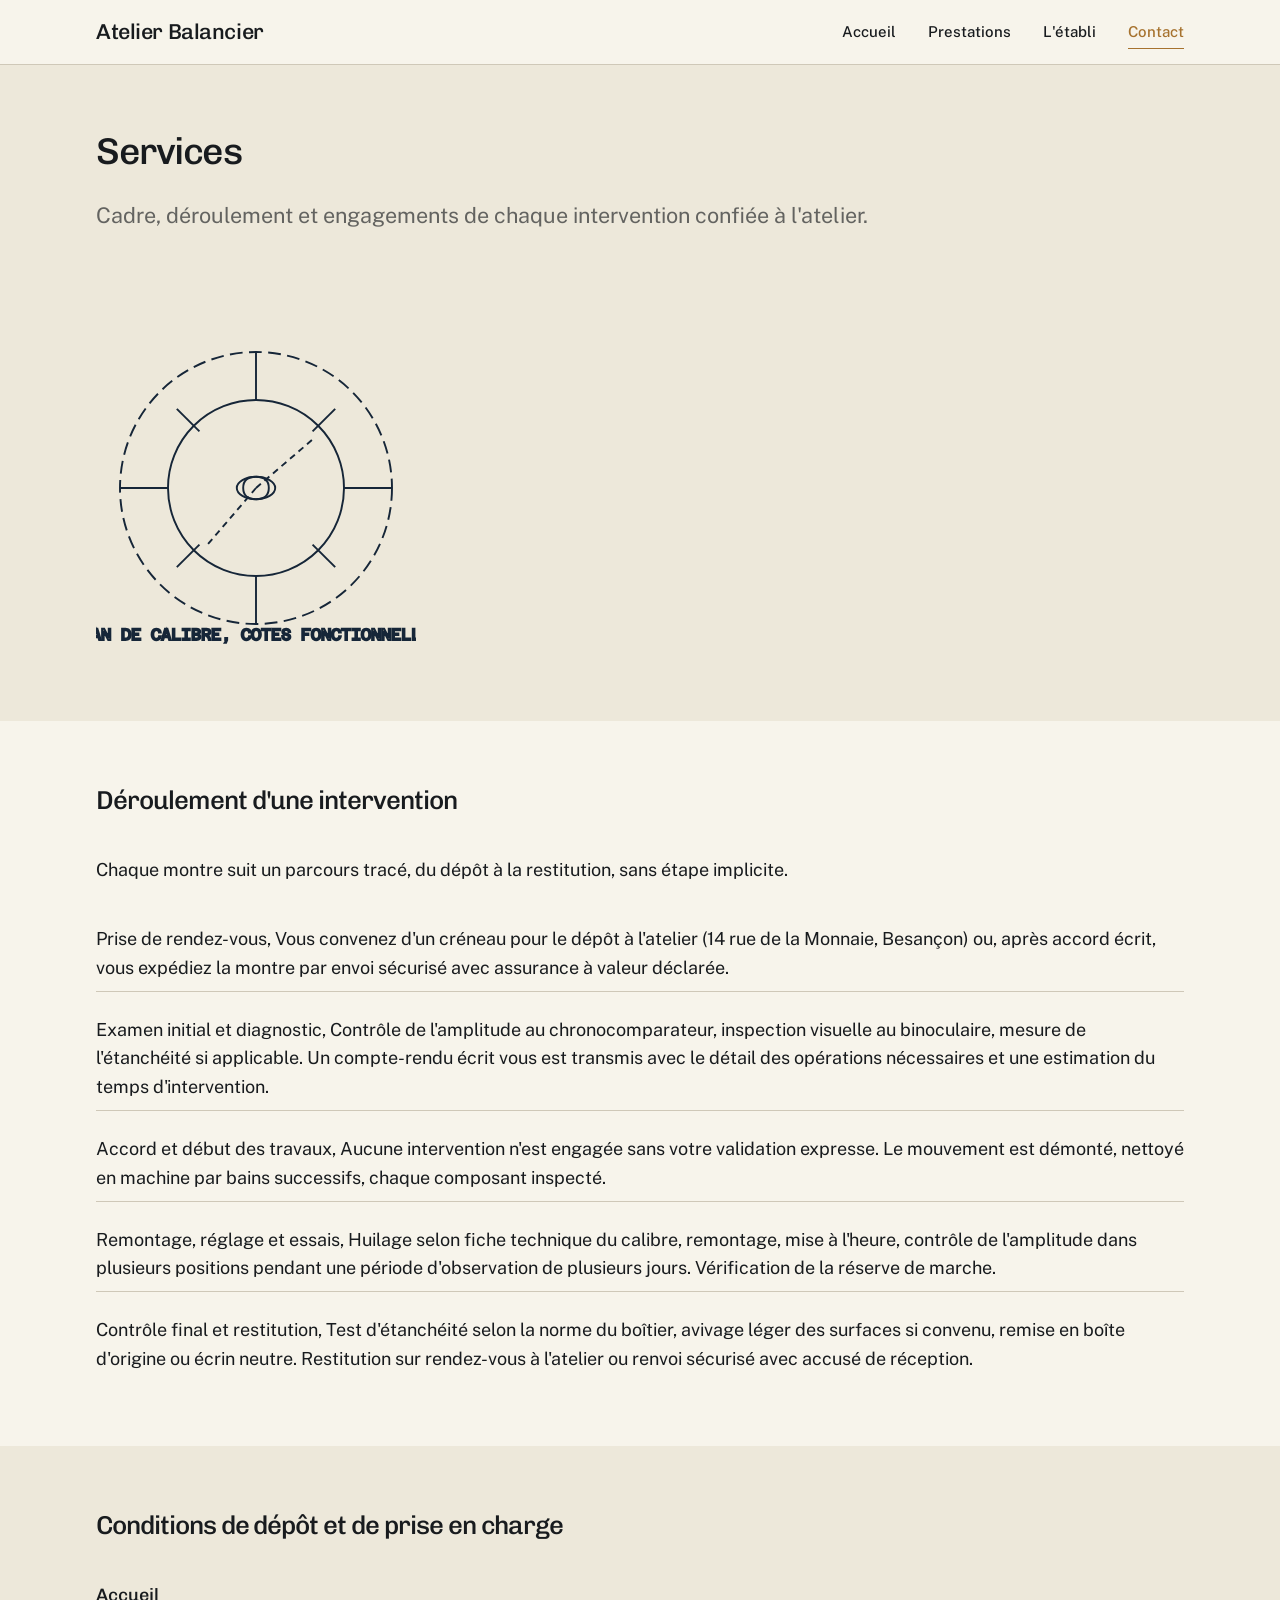
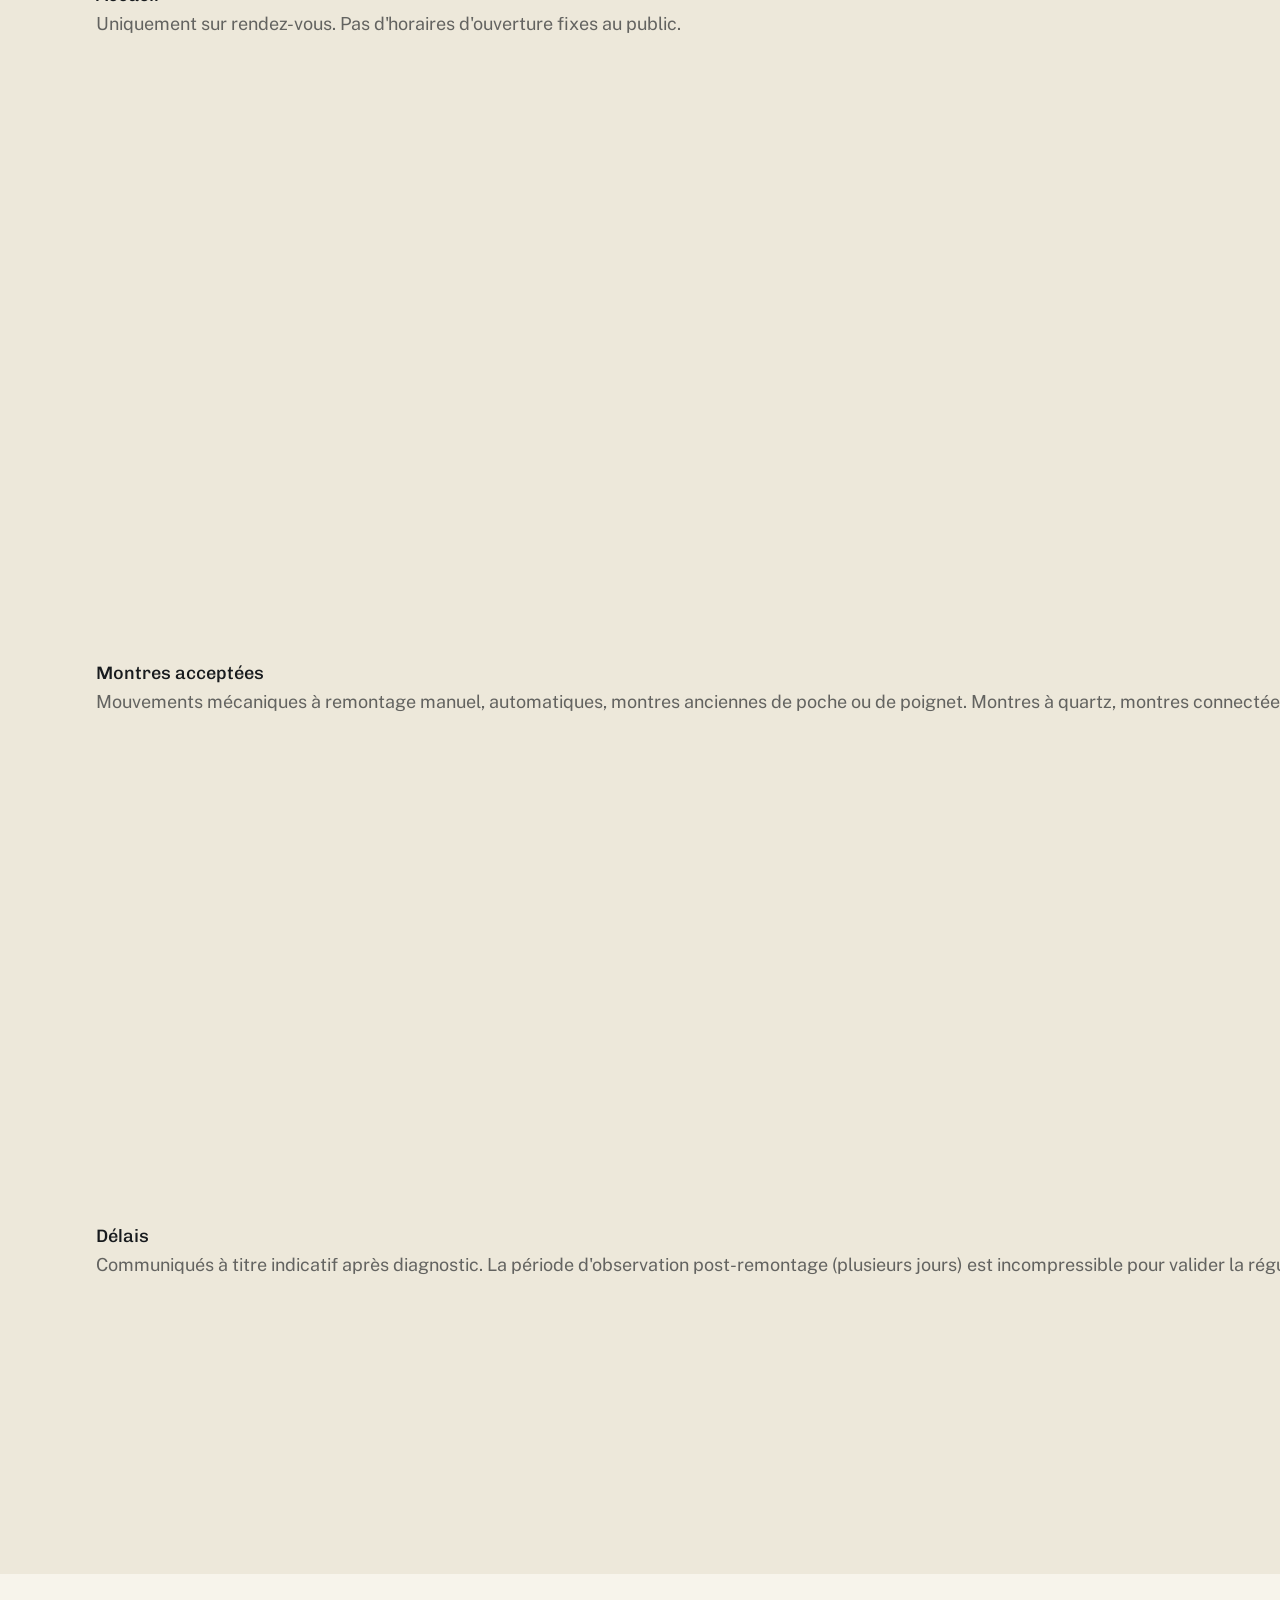
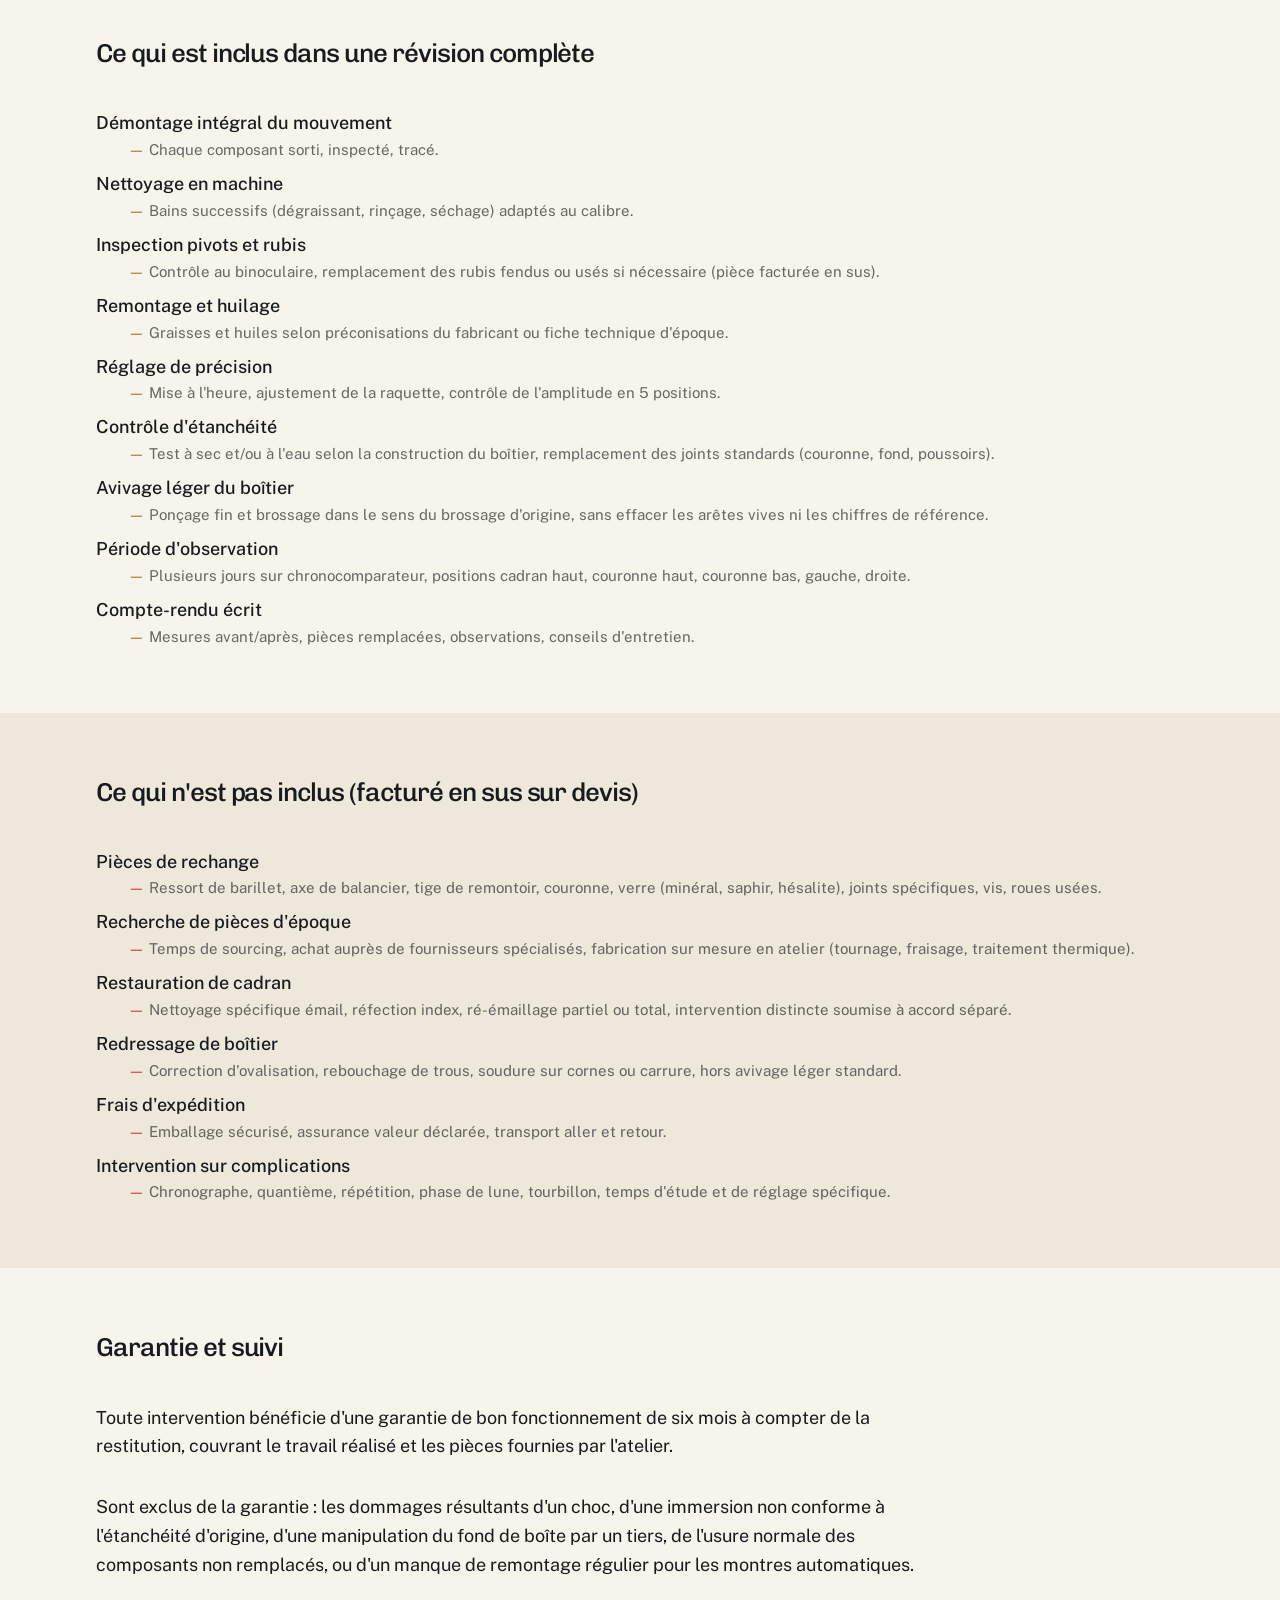
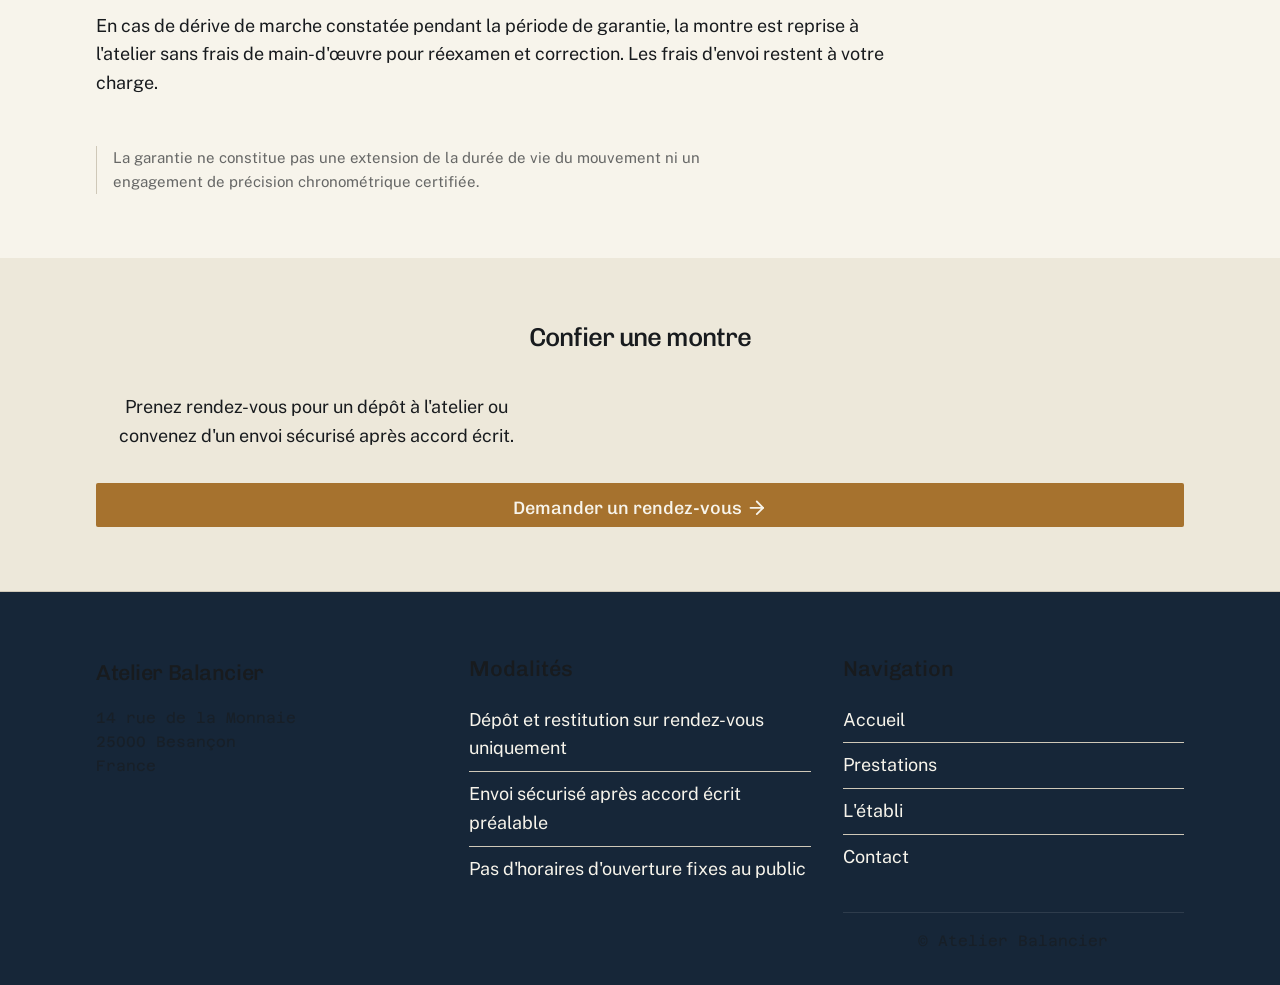
<file: services.html>
<!DOCTYPE html>
<html lang="fr">
<head>
  <meta charset="UTF-8">
  <meta name="viewport" content="width=device-width, initial-scale=1.0">
  <title>Services — Atelier Balancier</title>
  <meta name="description" content="Détail des services de l'Atelier Balancier : déroulé d'une intervention, conditions de dépôt, ce qui est inclus dans une révision, garanties et modalités de paiement.">
  <link rel="stylesheet" href="style.css">
  <style>
    .service-svg { width: 100%; max-width: 320px; height: auto; stroke: var(--color-bloc); stroke-width: 1.2; fill: none; }
    .inclus-liste dt { font-weight: 500; color: var(--color-texte); }
    .inclus-liste dd { margin-left: 0; padding-left: var(--space-4); color: var(--color-texte-secondaire); font-size: var(--fs-sm); }
    .inclus-liste dd::before { content: "— "; color: var(--color-accent); }
    .exclus-liste dt { font-weight: 500; color: var(--color-texte); }
    .exclus-liste dd { margin-left: 0; padding-left: var(--space-4); color: var(--color-texte-secondaire); font-size: var(--fs-sm); }
    .exclus-liste dd::before { content: "— "; color: var(--color-erreur); }
  </style>
</head>
<body>
  <header class="entete">
    <div class="conteneur entete__interieur">
      <a href="index.html" class="marque" aria-label="Atelier Balancier — Accueil">Atelier Balancier</a>
      <nav class="nav" id="nav-principal" role="navigation" aria-label="Navigation principale">
        <a href="index.html">Accueil</a>
        <a href="prestations.html">Prestations</a>
        <a href="etabli.html">L'établi</a>
        <a href="contact.html" aria-current="page">Contact</a>
      </nav>
      <button class="nav-bouton" id="nav-bouton" aria-expanded="false" aria-controls="nav-principal" aria-label="Ouvrir le menu" type="button">
        <svg width="24" height="24" viewBox="0 0 24 24" stroke="currentColor" fill="none" stroke-width="1.5" stroke-linecap="round" stroke-linejoin="round" aria-hidden="true"><line x1="3" y1="6" x2="21" y2="6"></line><line x1="3" y1="12" x2="21" y2="12"></line><line x1="3" y1="18" x2="21" y2="18"></line></svg>
      </button>
    </div>
  </header>

  <main>
    <section class="section section--teintee" aria-labelledby="titre-services">
      <div class="conteneur pile" style="gap: var(--space-5);">
        <div class="pile" style="gap: var(--space-3);">
          <h1 id="titre-services" class="titre-section" style="font-size: var(--fs-3xl); line-height: var(--lh-tight);">Services</h1>
          <p class="chapeau texte-large">Cadre, déroulement et engagements de chaque intervention confiée à l'atelier.</p>
        </div>
        <figure aria-hidden="true">
          <svg class="service-svg" viewBox="0 0 200 200" preserveAspectRatio="xMidYMid meet">
            <circle cx="100" cy="100" r="85" stroke-dasharray="8 4"/>
            <circle cx="100" cy="100" r="55"/>
            <line x1="100" y1="15" x2="100" y2="45"/>
            <line x1="100" y1="155" x2="100" y2="185"/>
            <line x1="15" y1="100" x2="45" y2="100"/>
            <line x1="155" y1="100" x2="185" y2="100"/>
            <g transform="translate(100,100) rotate(45)">
              <line x1="0" y1="-70" x2="0" y2="-50"/>
              <line x1="0" y1="50" x2="0" y2="70"/>
              <line x1="-70" y1="0" x2="-50" y2="0"/>
              <line x1="50" y1="0" x2="70" y2="0"/>
            </g>
            <ellipse cx="100" cy="100" rx="12" ry="7"/>
            <path d="M100 93 Q108 93 108 100 Q108 107 100 107 Q92 107 92 100 Q92 93 100 93" fill="none"/>
            <line x1="100" y1="100" x2="135" y2="70" stroke-dasharray="4 3"/>
            <line x1="100" y1="100" x2="70" y2="135" stroke-dasharray="4 3"/>
            <text x="100" y="195" text-anchor="middle" font-family="Azeret Mono, monospace" font-size="10" fill="var(--color-texte-secondaire)">PLAN DE CALIBRE, COTES FONCTIONNELLES</text>
          </svg>
        </figure>
      </div>
    </section>

    <section class="section" aria-labelledby="titre-deroulement">
      <div class="conteneur pile" style="gap: var(--space-4);">
        <h2 id="titre-deroulement" class="titre-section">Déroulement d'une intervention</h2>
        <p class="texte-large">Chaque montre suit un parcours tracé, du dépôt à la restitution, sans étape implicite.</p>
        <ul class="filets pile" style="gap: var(--space-3);">
          <li>
            Prise de rendez-vous, Vous convenez d'un créneau pour le dépôt à l'atelier (14 rue de la Monnaie, Besançon) ou, après accord écrit, vous expédiez la montre par envoi sécurisé avec assurance à valeur déclarée.
          </li>
          <li>
            Examen initial et diagnostic, Contrôle de l'amplitude au chronocomparateur, inspection visuelle au binoculaire, mesure de l'étanchéité si applicable. Un compte-rendu écrit vous est transmis avec le détail des opérations nécessaires et une estimation du temps d'intervention.
          </li>
          <li>
            Accord et début des travaux, Aucune intervention n'est engagée sans votre validation expresse. Le mouvement est démonté, nettoyé en machine par bains successifs, chaque composant inspecté.
          </li>
          <li>
            Remontage, réglage et essais, Huilage selon fiche technique du calibre, remontage, mise à l'heure, contrôle de l'amplitude dans plusieurs positions pendant une période d'observation de plusieurs jours. Vérification de la réserve de marche.
          </li>
          <li>
            Contrôle final et restitution, Test d'étanchéité selon la norme du boîtier, avivage léger des surfaces si convenu, remise en boîte d'origine ou écrin neutre. Restitution sur rendez-vous à l'atelier ou renvoi sécurisé avec accusé de réception.
          </li>
        </ul>
      </div>
    </section>

    <section class="section section--teintee" aria-labelledby="titre-conditions">
      <div class="conteneur pile" style="gap: var(--space-4);">
        <h2 id="titre-conditions" class="titre-section">Conditions de dépôt et de prise en charge</h2>
        <dl class="definitions pile" style="gap: var(--space-3);">
          <div>
            <dt>Accueil</dt>
            <dd>Uniquement sur rendez-vous. Pas d'horaires d'ouverture fixes au public.</dd>
          </div>
          <div>
            <dt>Envoi postal</dt>
            <dd>Accepté après accord écrit préalable (courriel). Emballage rigide, calage suffisant, assurance à valeur déclarée à votre charge. L'atelier décline toute responsabilité en cas de perte ou avarie pendant le transport aller ou retour si les conditions d'emballage ne sont pas respectées.</dd>
          </div>
          <div>
            <dt>Montres acceptées</dt>
            <dd>Mouvements mécaniques à remontage manuel, automatiques, montres anciennes de poche ou de poignet. Montres à quartz, montres connectées et mouvements à tuning-fork non pris en charge.</dd>
          </div>
          <div>
            <dt>État d'origine</dt>
            <dd>Toute modification antérieure non documentée (polissage excessif, pièces adaptées, soudures) est signalée au diagnostic. L'atelier se réserve le droit de refuser une intervention si l'intégrité du mouvement ne peut être garantie.</dd>
          </div>
          <div>
            <dt>Délais</dt>
            <dd>Communiqués à titre indicatif après diagnostic. La période d'observation post-remontage (plusieurs jours) est incompressible pour valider la régularité de marche.</dd>
          </div>
          <div>
            <dt>Paiement</dt>
            <dd>Règlement à la restitution (espèces, virement bancaire instantané, chèque). Aucun envoi en contre-remboursement.</dd>
          </div>
        </dl>
      </div>
    </section>

    <section class="section" aria-labelledby="titre-inclus">
      <div class="conteneur pile" style="gap: var(--space-4);">
        <h2 id="titre-inclus" class="titre-section">Ce qui est inclus dans une révision complète</h2>
        <dl class="inclus-liste pile" style="gap: var(--space-2);">
          <div><dt>Démontage intégral du mouvement</dt><dd>Chaque composant sorti, inspecté, tracé.</dd></div>
          <div><dt>Nettoyage en machine</dt><dd>Bains successifs (dégraissant, rinçage, séchage) adaptés au calibre.</dd></div>
          <div><dt>Inspection pivots et rubis</dt><dd>Contrôle au binoculaire, remplacement des rubis fendus ou usés si nécessaire (pièce facturée en sus).</dd></div>
          <div><dt>Remontage et huilage</dt><dd>Graisses et huiles selon préconisations du fabricant ou fiche technique d'époque.</dd></div>
          <div><dt>Réglage de précision</dt><dd>Mise à l'heure, ajustement de la raquette, contrôle de l'amplitude en 5 positions.</dd></div>
          <div><dt>Contrôle d'étanchéité</dt><dd>Test à sec et/ou à l'eau selon la construction du boîtier, remplacement des joints standards (couronne, fond, poussoirs).</dd></div>
          <div><dt>Avivage léger du boîtier</dt><dd>Ponçage fin et brossage dans le sens du brossage d'origine, sans effacer les arêtes vives ni les chiffres de référence.</dd></div>
          <div><dt>Période d'observation</dt><dd>Plusieurs jours sur chronocomparateur, positions cadran haut, couronne haut, couronne bas, gauche, droite.</dd></div>
          <div><dt>Compte-rendu écrit</dt><dd>Mesures avant/après, pièces remplacées, observations, conseils d'entretien.</dd></div>
        </dl>
      </div>
    </section>

    <section class="section section--teintee" aria-labelledby="titre-exclus">
      <div class="conteneur pile" style="gap: var(--space-4);">
        <h2 id="titre-exclus" class="titre-section">Ce qui n'est pas inclus (facturé en sus sur devis)</h2>
        <dl class="exclus-liste pile" style="gap: var(--space-2);">
          <div><dt>Pièces de rechange</dt><dd>Ressort de barillet, axe de balancier, tige de remontoir, couronne, verre (minéral, saphir, hésalite), joints spécifiques, vis, roues usées.</dd></div>
          <div><dt>Recherche de pièces d'époque</dt><dd>Temps de sourcing, achat auprès de fournisseurs spécialisés, fabrication sur mesure en atelier (tournage, fraisage, traitement thermique).</dd></div>
          <div><dt>Restauration de cadran</dt><dd>Nettoyage spécifique émail, réfection index, ré-émaillage partiel ou total, intervention distincte soumise à accord séparé.</dd></div>
          <div><dt>Redressage de boîtier</dt><dd>Correction d'ovalisation, rebouchage de trous, soudure sur cornes ou carrure, hors avivage léger standard.</dd></div>
          <div><dt>Frais d'expédition</dt><dd>Emballage sécurisé, assurance valeur déclarée, transport aller et retour.</dd></div>
          <div><dt>Intervention sur complications</dt><dd>Chronographe, quantième, répétition, phase de lune, tourbillon, temps d'étude et de réglage spécifique.</dd></div>
        </dl>
      </div>
    </section>

    <section class="section" aria-labelledby="titre-garantie">
      <div class="conteneur pile" style="gap: var(--space-4);">
        <h2 id="titre-garantie" class="titre-section">Garantie et suivi</h2>
        <p class="texte-large">Toute intervention bénéficie d'une garantie de bon fonctionnement de six mois à compter de la restitution, couvrant le travail réalisé et les pièces fournies par l'atelier.</p>
        <p class="texte-large">Sont exclus de la garantie : les dommages résultants d'un choc, d'une immersion non conforme à l'étanchéité d'origine, d'une manipulation du fond de boîte par un tiers, de l'usure normale des composants non remplacés, ou d'un manque de remontage régulier pour les montres automatiques.</p>
        <p class="texte-large">En cas de dérive de marche constatée pendant la période de garantie, la montre est reprise à l'atelier sans frais de main-d'œuvre pour réexamen et correction. Les frais d'envoi restent à votre charge.</p>
        <p class="note">La garantie ne constitue pas une extension de la durée de vie du mouvement ni un engagement de précision chronométrique certifiée.</p>
      </div>
    </section>

    <section class="section section--teintee" aria-labelledby="titre-contact-services">
      <div class="conteneur pile centre" style="gap: var(--space-4);">
        <h2 id="titre-contact-services" class="titre-section">Confier une montre</h2>
        <p class="texte-large" style="max-width: 40ch;">Prenez rendez-vous pour un dépôt à l'atelier ou convenez d'un envoi sécurisé après accord écrit.</p>
        <a href="contact.html" class="bouton lien-fleche" style="display: inline-flex;">Demander un rendez-vous<svg width="18" height="18" viewBox="0 0 24 24" stroke="currentColor" fill="none" stroke-width="2" stroke-linecap="round" stroke-linejoin="round" aria-hidden="true"><line x1="5" y1="12" x2="19" y2="12"></line><polyline points="12 5 19 12 12 19"></polyline></svg></a>
      </div>
    </section>
  </main>

  <footer class="pied" role="contentinfo">
    <div class="conteneur pied__colonnes">
      <div>
        <p class="marque" style="margin-bottom: var(--space-3);">Atelier Balancier</p>
        <address class="legende" style="font-style: normal; line-height: var(--lh-base);">
          14 rue de la Monnaie<br>
          25000 Besançon<br>
          France
        </address>
      </div>
      <div>
        <h3 class="titre-section" style="font-size: var(--fs-lg); margin-bottom: var(--space-3);">Modalités</h3>
        <ul class="filets" style="line-height: var(--lh-base);">
          <li>Dépôt et restitution sur rendez-vous uniquement</li>
          <li>Envoi sécurisé après accord écrit préalable</li>
          <li>Pas d'horaires d'ouverture fixes au public</li>
        </ul>
      </div>
      <div>
        <h3 class="titre-section" style="font-size: var(--fs-lg); margin-bottom: var(--space-3);">Navigation</h3>
        <nav aria-label="Navigation pied de page">
          <ul class="filets" style="line-height: var(--lh-base);">
            <li><a href="index.html">Accueil</a></li>
            <li><a href="prestations.html">Prestations</a></li>
            <li><a href="etabli.html">L'établi</a></li>
            <li><a href="contact.html" aria-current="page">Contact</a></li>
          </ul>
        </nav>
        <p class="credits-photos" style="margin-top: var(--space-4); padding-top: var(--space-3); border-top: 1px solid rgba(255,255,255,0.1);">© Atelier Balancier</p>
      </div>
    </div>
  </footer>

  <script>
    (function() {
      var btn = document.getElementById('nav-bouton');
      var nav = document.getElementById('nav-principal');
      if (!btn || !nav) return;
      btn.addEventListener('click', function() {
        var open = btn.getAttribute('aria-expanded') === 'true';
        btn.setAttribute('aria-expanded', open ? 'false' : 'true');
        nav.classList.toggle('nav--ouverte');
      });
      nav.querySelectorAll('a').forEach(function(link) {
        link.addEventListener('click', function() {
          btn.setAttribute('aria-expanded', 'false');
          nav.classList.remove('nav--ouverte');
        });
      });
    })();
  </script>
</body>
</html>
</file>
<file: style.css>
/* Vocabulaire : reset, body, h1-h4, p, a, ul/ol, img, :focus-visible, ::selection, scrollbar, .conteneur, .conteneur--large, .section, .section--teintee, .section--inverse, .pile, .colonnes, .colonnes--asym, .colonnes--inverse, .reperes, .entete, .entete__interieur, .marque, .nav, .nav a, .nav a[aria-current="page"], .nav-bouton, .nav--ouverte, .premier-ecran, .premier-ecran__titre, .premier-ecran__texte, .premier-ecran__media, .titre-section, .chapeau, .texte-large, .legende, .note, .bouton, .bouton--secondaire, .lien-fleche, .renvois, .etapes, .filets, .definitions, .photo, .photo--large, .photo--etroite, .photo figcaption, .formulaire, .champ, label, input, select, textarea, .champ__aide, .champ__erreur, .pied, .pied__colonnes, .credits-photos, .visuellement-cache, .centre, .sans-marge */

@import url('https://fonts.googleapis.com/css2?family=Chivo:wght@400;500&family=Public+Sans:wght@400&family=Azeret+Mono:wght@400&display=swap');

:root {
  --color-fond: #F7F4EB;
  --color-surface: #EDE8DA;
  --color-bloc: #162638;
  --color-texte: #181B1E;
  --color-texte-secondaire: rgba(24, 27, 30, 0.65);
  --color-accent: #A6722E;
  --color-erreur: #C33A2E;
  --color-bordure: #CFC8B8;

  --font-titre: 'Chivo', system-ui, sans-serif;
  --font-corps: 'Public Sans', system-ui, sans-serif;
  --font-tech: 'Azeret Mono', monospace;

  --space-1: 4px; --space-2: 8px; --space-3: 16px; --space-4: 32px; --space-5: 64px;
  --radius: 2px;
  --shadow: 4px 4px 8px rgba(0,0,0,0.15);
  --transition-fast: 150ms ease-out;
  --transition-base: 250ms ease-out;
  --transition-sig: 600ms cubic-bezier(0.19, 1, 0.22, 1);
  --bp-tablet: 768px;

  --fs-base: clamp(1rem, 0.95rem + 0.25vw, 1.125rem);
  --fs-sm: calc(var(--fs-base) / 1.2);
  --fs-lg: calc(var(--fs-base) * 1.2);
  --fs-xl: calc(var(--fs-base) * 1.44);
  --fs-2xl: calc(var(--fs-base) * 1.728);
  --fs-3xl: calc(var(--fs-base) * 2.074);
  --lh-base: 1.6;
  --lh-tight: 1.2;
}

*, *::before, *::after { box-sizing: border-box; margin: 0; padding: 0; }
html { font-size: 100%; scroll-behavior: smooth; }
@media (prefers-reduced-motion: reduce) { html { scroll-behavior: auto; } *, *::before, *::after { animation-duration: 0.01ms !important; transition-duration: 0.01ms !important; } }

body {
  font-family: var(--font-corps);
  font-size: var(--fs-base);
  line-height: var(--lh-base);
  color: var(--color-texte);
  background-color: var(--color-fond);
  -webkit-font-smoothing: antialiased;
}

h1, h2, h3, h4 { font-family: var(--font-titre); font-weight: 500; line-height: var(--lh-tight); color: var(--color-texte); }
h1 { font-size: var(--fs-3xl); letter-spacing: -0.04em; }
h2 { font-size: var(--fs-2xl); letter-spacing: -0.04em; }
h3 { font-size: var(--fs-xl); }
h4 { font-size: var(--fs-lg); }

p { max-width: 75ch; }
strong, b { font-weight: 400; }

a { color: var(--color-texte); text-decoration: underline 1px solid transparent; text-underline-offset: 2px; transition: text-decoration-color var(--transition-fast); }
a:hover { text-decoration-color: var(--color-accent); }
a:focus-visible { outline: 2px solid var(--color-accent); outline-offset: 2px; text-decoration-color: var(--color-accent); }

ul, ol { list-style: none; }
img { max-width: 100%; height: auto; display: block; }

:focus-visible { outline: 2px solid var(--color-accent); outline-offset: 2px; }
::selection { background-color: var(--color-accent); color: var(--color-fond); }

::-webkit-scrollbar { width: 10px; height: 10px; }
::-webkit-scrollbar-track { background: var(--color-surface); }
::-webkit-scrollbar-thumb { background: var(--color-accent); border: 2px solid var(--color-surface); }
::-webkit-scrollbar-thumb:hover { background: var(--color-bloc); }

.conteneur { width: 100%; max-width: 1120px; margin: 0 auto; padding: 0 var(--space-3); }
.conteneur--large { max-width: 1280px; }

.section { padding: var(--space-5) 0; }
.section--teintee { background-color: var(--color-surface); }
.section--inverse { background-color: var(--color-bloc); color: var(--color-fond); }
.section--inverse h1, .section--inverse h2, .section--inverse h3, .section--inverse h4 { color: var(--color-fond); }
.section--inverse a { color: var(--color-fond); }
.section--inverse a:hover { text-decoration-color: var(--color-accent); }

.pile { display: flex; flex-direction: column; gap: var(--space-3); }
.pile--large { gap: var(--space-4); }

.colonnes { display: grid; gap: var(--space-4); }
@media (min-width: 768px) { .colonnes { grid-template-columns: 1fr 1fr; } }
.colonnes--asym { align-items: start; }
@media (min-width: 768px) { .colonnes--asym { grid-template-columns: 5fr 7fr; } }
.colonnes--inverse { display: flex; flex-direction: column; }
@media (min-width: 768px) { .colonnes--inverse { flex-direction: row-reverse; } }
.colonnes--inverse > * { flex: 1 1 50%; min-width: 0; }

.reperes { display: grid; gap: var(--space-2); border-left: 1px solid var(--color-bordure); padding-left: var(--space-3); }
.reperes li { position: relative; padding-left: var(--space-3); }
.reperes li::before { content: ''; position: absolute; left: -1px; top: 0.4em; width: 8px; height: 8px; border: 1px solid var(--color-bordure); background: var(--color-fond); border-radius: 50%; box-sizing: border-box; }

.entete { position: sticky; top: 0; z-index: 100; background: var(--color-fond); border-bottom: 1px solid var(--color-bordure); }
.entete__interieur { display: flex; justify-content: space-between; align-items: center; height: 64px; gap: var(--space-3); }
.marque { font-family: var(--font-titre); font-size: var(--fs-lg); font-weight: 500; letter-spacing: -0.02em; text-decoration: none; color: var(--color-texte); }
.marque:hover { text-decoration-color: transparent; }
.nav { display: none; gap: var(--space-4); }
@media (min-width: 768px) { .nav { display: flex; } }
.nav a { font-size: var(--fs-sm); font-weight: 500; text-decoration: none; padding: var(--space-1) 0; border-bottom: 1px solid transparent; transition: border-color var(--transition-fast), color var(--transition-fast); }
.nav a:hover { color: var(--color-accent); border-color: var(--color-accent); }
.nav a[aria-current="page"] { color: var(--color-accent); border-color: var(--color-accent); cursor: default; }
.nav-bouton { display: flex; align-items: center; justify-content: center; width: 44px; height: 44px; background: none; border: 1px solid var(--color-bordure); border-radius: var(--radius); cursor: pointer; color: var(--color-texte); }
@media (min-width: 768px) { .nav-bouton { display: none; } }
.nav-bouton:focus-visible { outline-offset: 2px; }
.nav--ouverte { display: flex; flex-direction: column; position: absolute; top: 100%; left: 0; right: 0; background: var(--color-fond); border-bottom: 1px solid var(--color-bordure); padding: var(--space-3); gap: var(--space-2); box-shadow: var(--shadow); }
@media (min-width: 768px) { .nav--ouverte { position: static; flex-direction: row; background: none; border: none; padding: 0; box-shadow: none; } }

.premier-ecran { min-height: calc(100vh - 64px); display: grid; align-content: center; padding: var(--space-5) 0; }
@media (min-width: 768px) { .premier-ecran { grid-template-columns: 5fr 7fr; align-items: center; gap: var(--space-5); } }
.premier-ecran__titre { font-size: var(--fs-2xl); max-width: 65ch; }
.premier-ecran__texte { font-size: var(--fs-base); color: var(--color-texte-secondaire); margin-top: var(--space-2); max-width: 65ch; }
.premier-ecran__media { position: relative; min-height: 300px; background: var(--color-surface); border: 1px solid var(--color-bordure); display: flex; align-items: center; justify-content: center; overflow: hidden; }
@media (min-width: 768px) { .premier-ecran__media { min-height: 50vh; } }
.premier-ecran__media svg { width: 80%; height: 80%; stroke: var(--color-bloc); stroke-width: 1.5; fill: none; vector-effect: non-scaling-stroke; transition: stroke var(--transition-base); }
.premier-ecran__media path { stroke-dasharray: 1000; stroke-dashoffset: 1000; transition: stroke-dashoffset var(--transition-sig); }
.premier-ecran:hover .premier-ecran__media path { stroke-dashoffset: 0; }
@media (prefers-reduced-motion: reduce) { .premier-ecran__media path { transition-duration: 0.01ms; stroke-dashoffset: 0; } }

.titre-section { font-size: var(--fs-xl); margin-bottom: var(--space-2); }
.chapeau { font-size: var(--fs-lg); color: var(--color-texte-secondaire); max-width: 65ch; margin-bottom: var(--space-4); }
.texte-large { max-width: 75ch; }
.legende { font-family: var(--font-tech); font-size: var(--fs-sm); color: var(--color-texte-secondaire); }
.note { font-size: var(--fs-sm); color: var(--color-texte-secondaire); border-left: 1px solid var(--color-bordure); padding-left: var(--space-3); margin-top: var(--space-3); }

.bouton { display: inline-flex; align-items: center; justify-content: center; gap: var(--space-2); padding: var(--space-2) var(--space-4); font-family: var(--font-titre); font-size: var(--fs-base); font-weight: 500; line-height: 1.5; color: var(--color-fond); background: var(--color-accent); border: 1px solid var(--color-accent); border-radius: var(--radius); cursor: pointer; text-decoration: none; min-height: 44px; transition: background var(--transition-fast), border-color var(--transition-fast), color var(--transition-fast); }
.bouton:hover { background: var(--color-bloc); border-color: var(--color-bloc); color: var(--color-fond); text-decoration: none; }
.bouton:focus-visible { outline-offset: 2px; }
.bouton:disabled, .bouton[aria-disabled="true"] { opacity: 0.4; cursor: not-allowed; }
.bouton--secondaire { color: var(--color-texte); background: transparent; border-color: var(--color-bordure); }
.bouton--secondaire:hover { background: var(--color-surface); border-color: var(--color-texte); color: var(--color-texte); }
.lien-fleche { display: inline-flex; align-items: center; gap: var(--space-1); font-weight: 500; text-decoration: none; border-bottom: 1px solid transparent; padding-bottom: 1px; }
.lien-fleche:hover { border-color: var(--color-accent); }
.lien-fleche svg { width: 1.2em; height: 1.2em; stroke: currentColor; fill: none; transition: transform var(--transition-fast); }
.lien-fleche:hover svg { transform: translateX(4px); }

.renvois { background: var(--color-surface); border: 1px solid var(--color-bordure); overflow: hidden; }
.renvois li { display: grid; grid-template-columns: 1fr; gap: var(--space-3); padding: var(--space-3); border-top: 1px solid var(--color-bordure); align-items: start; }
.renvois li:first-child { border-top: none; }
@media (min-width: 768px) { .renvois li { grid-template-columns: 2fr 5fr 1fr; align-items: center; padding: var(--space-3) var(--space-4); } }
.renvois__titre { font-family: var(--font-titre); font-weight: 500; font-size: var(--fs-base); }
.renvois__desc { font-size: var(--fs-sm); color: var(--color-texte-secondaire); }
.renvois__lien { justify-self: start; }
.renvois li:hover { background: var(--color-fond); }

.etapes { counter-reset: etape; }
.etapes li { position: relative; padding-left: var(--space-5); margin-bottom: var(--space-4); }
.etapes li::before { counter-increment: etape; content: counter(etape) " ."; font-family: var(--font-tech); font-size: var(--fs-lg); font-weight: 400; color: var(--color-accent); position: absolute; left: 0; top: 0; line-height: 1.2; }

.filets li { padding: var(--space-2) 0; border-bottom: 1px solid var(--color-bordure); }
.filets li:last-child { border-bottom: none; }

.definitions { display: grid; gap: var(--space-2) var(--space-4); }
@media (min-width: 768px) { .definitions { grid-template-columns: max-content 1fr; } }
.definitions dt { font-family: var(--font-titre); font-weight: 500; }
.definitions dd { color: var(--color-texte-secondaire); }

.photo { margin: var(--space-4) 0; }
.photo img { width: 100%; object-fit: cover; border: 1px solid var(--color-bordure); background: var(--color-surface); }
.photo--large img { aspect-ratio: 3 / 2; }
.photo--etroite img { aspect-ratio: 4 / 5; }
.photo figcaption { margin-top: var(--space-1); font-family: var(--font-tech); font-size: var(--fs-sm); color: var(--color-texte-secondaire); text-align: center; }

.formulaire { display: grid; gap: var(--space-3); max-width: 640px; }
.champ { display: grid; gap: var(--space-1); }
.champ label { font-size: var(--fs-sm); font-weight: 500; }
.champ input, .champ select, .champ textarea { width: 100%; padding: var(--space-2) var(--space-3); font-family: var(--font-corps); font-size: var(--fs-base); line-height: 1.5; color: var(--color-texte); background: var(--color-surface); border: 1px solid var(--color-bordure); border-radius: var(--radius); transition: border-color var(--transition-fast), box-shadow var(--transition-fast); min-height: 44px; }
.champ textarea { min-height: 120px; resize: vertical; }
.champ input:hover, .champ select:hover, .champ textarea:hover { border-color: var(--color-texte); }
.champ input:focus-visible, .champ select:focus-visible, .champ textarea:focus-visible { border-color: var(--color-accent); box-shadow: 0 0 0 2px var(--color-accent); outline: none; }
.champ input:disabled, .champ select:disabled, .champ textarea:disabled { opacity: 0.5; cursor: not-allowed; }
.champ input[aria-invalid="true"], .champ select[aria-invalid="true"], .champ textarea[aria-invalid="true"] { border-color: var(--color-erreur); }
.champ input[aria-invalid="true"]:focus-visible, .champ select[aria-invalid="true"]:focus-visible, .champ textarea[aria-invalid="true"]:focus-visible { box-shadow: 0 0 0 2px var(--color-erreur); }
.champ__aide { font-family: var(--font-tech); font-size: var(--fs-sm); color: var(--color-texte-secondaire); }
.champ__erreur { font-size: var(--fs-sm); color: var(--color-erreur); display: none; }
.champ input[aria-invalid="true"] + .champ__erreur, .champ select[aria-invalid="true"] + .champ__erreur, .champ textarea[aria-invalid="true"] + .champ__erreur { display: block; }

.pied { background: var(--color-bloc); color: var(--color-fond); padding: var(--space-5) 0 var(--space-4); border-top: 1px solid var(--color-bordure); }
.pied__colonnes { display: grid; gap: var(--space-4); }
@media (min-width: 768px) { .pied__colonnes { grid-template-columns: repeat(3, 1fr); } }
.pied a { color: var(--color-fond); }
.pied a:hover { text-decoration-color: var(--color-accent); }
.credits-photos { grid-column: 1 / -1; margin-top: var(--space-4); padding-top: var(--space-3); border-top: 1px solid rgba(255,255,255,0.1); font-family: var(--font-tech); font-size: var(--fs-sm); color: var(--color-texte-secondaire); text-align: center; }

.visuellement-cache { position: absolute !important; width: 1px !important; height: 1px !important; padding: 0 !important; margin: -1px !important; overflow: hidden !important; clip: rect(0,0,0,0) !important; white-space: nowrap !important; border: 0 !important; }
.centre { text-align: center; }
.sans-marge { margin: 0 !important; }
html { background: var(--color-fond); }
</file>
